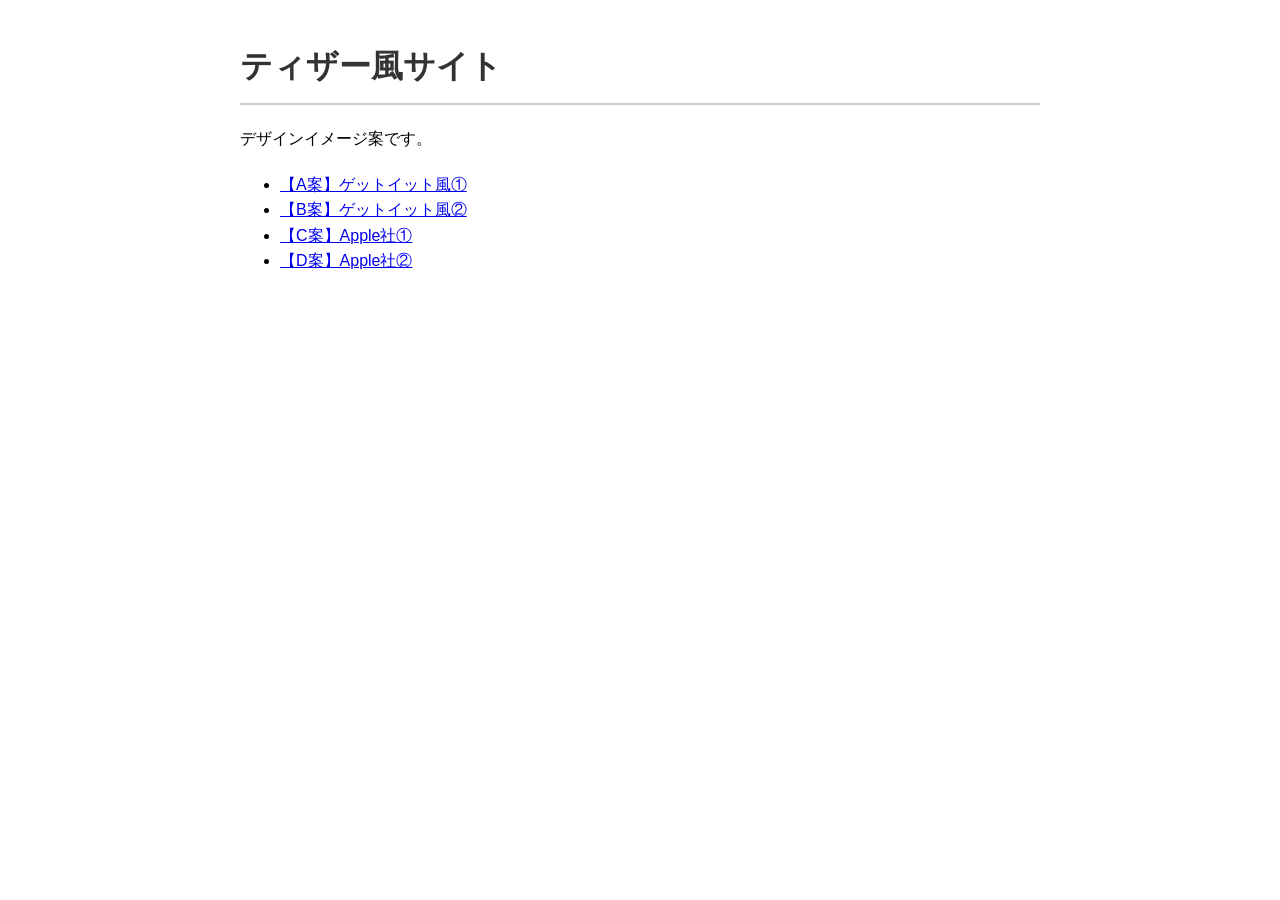
<file: ideas/index.html>
<!DOCTYPE html>
<html lang="ja">
<head>
    <meta charset="UTF-8">
    <meta name="viewport" content="width=device-width, initial-scale=1.0">
    <title>My Website</title>
    <style>
        body {
            font-family: Arial, sans-serif;
            max-width: 800px;
            margin: 0 auto;
            padding: 20px;
            line-height: 1.6;
        }
        h1 {
            color: #333;
            border-bottom: 2px solid #ccc;
            padding-bottom: 10px;
        }
        .section {
            margin: 20px 0;
        }
    </style>
</head>
<body>
    <h1>ティザー風サイト</h1>
    
    <div class="section">
        <p>デザインイメージ案です。</p>
    </div>
    <ul>
        <li><a href="ideas/A.html">【A案】ゲットイット風①</a></li>
        <li><a href="ideas/B.html">【B案】ゲットイット風②</a></li>
        <li><a href="ideas/C/index.html">【C案】Apple社①</a></li>
        <li><a href="ideas/D/index.html">【D案】Apple社②</a></li>
    </ul>
</body>
</html>
</file>
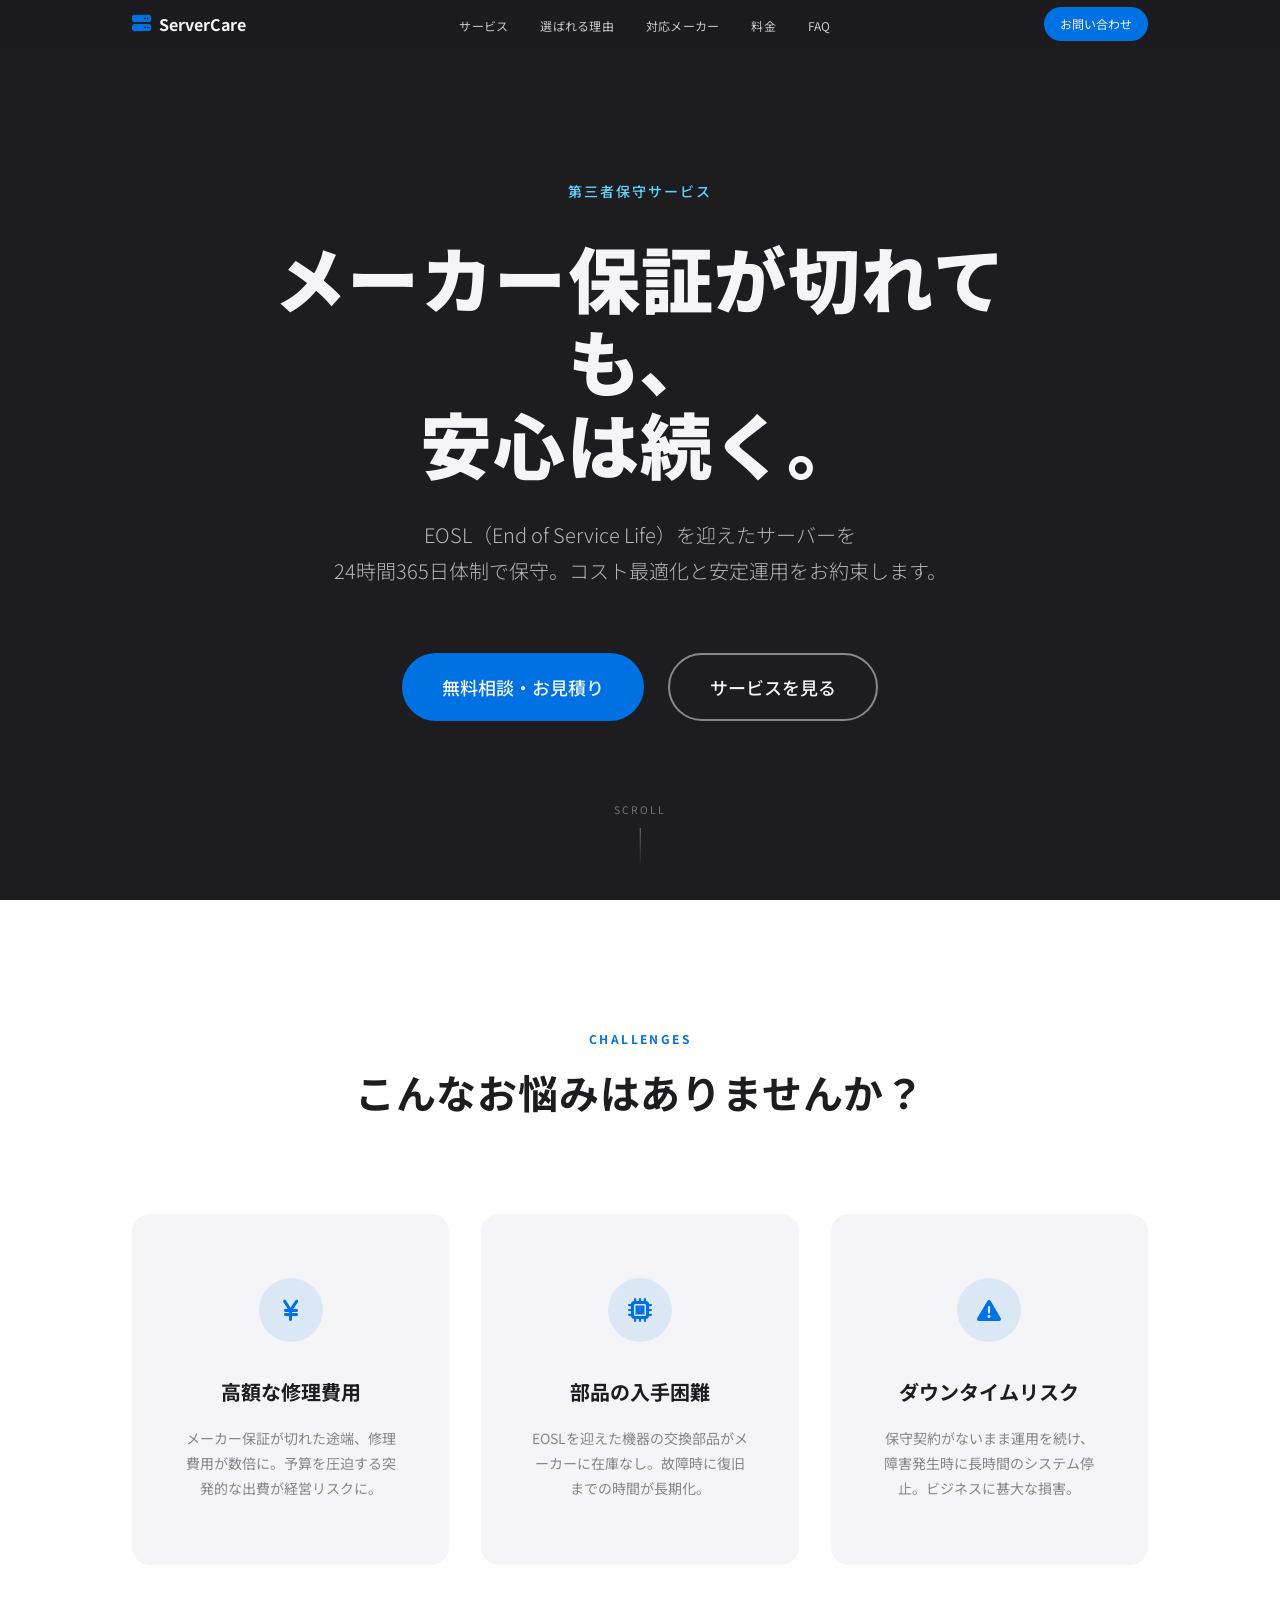
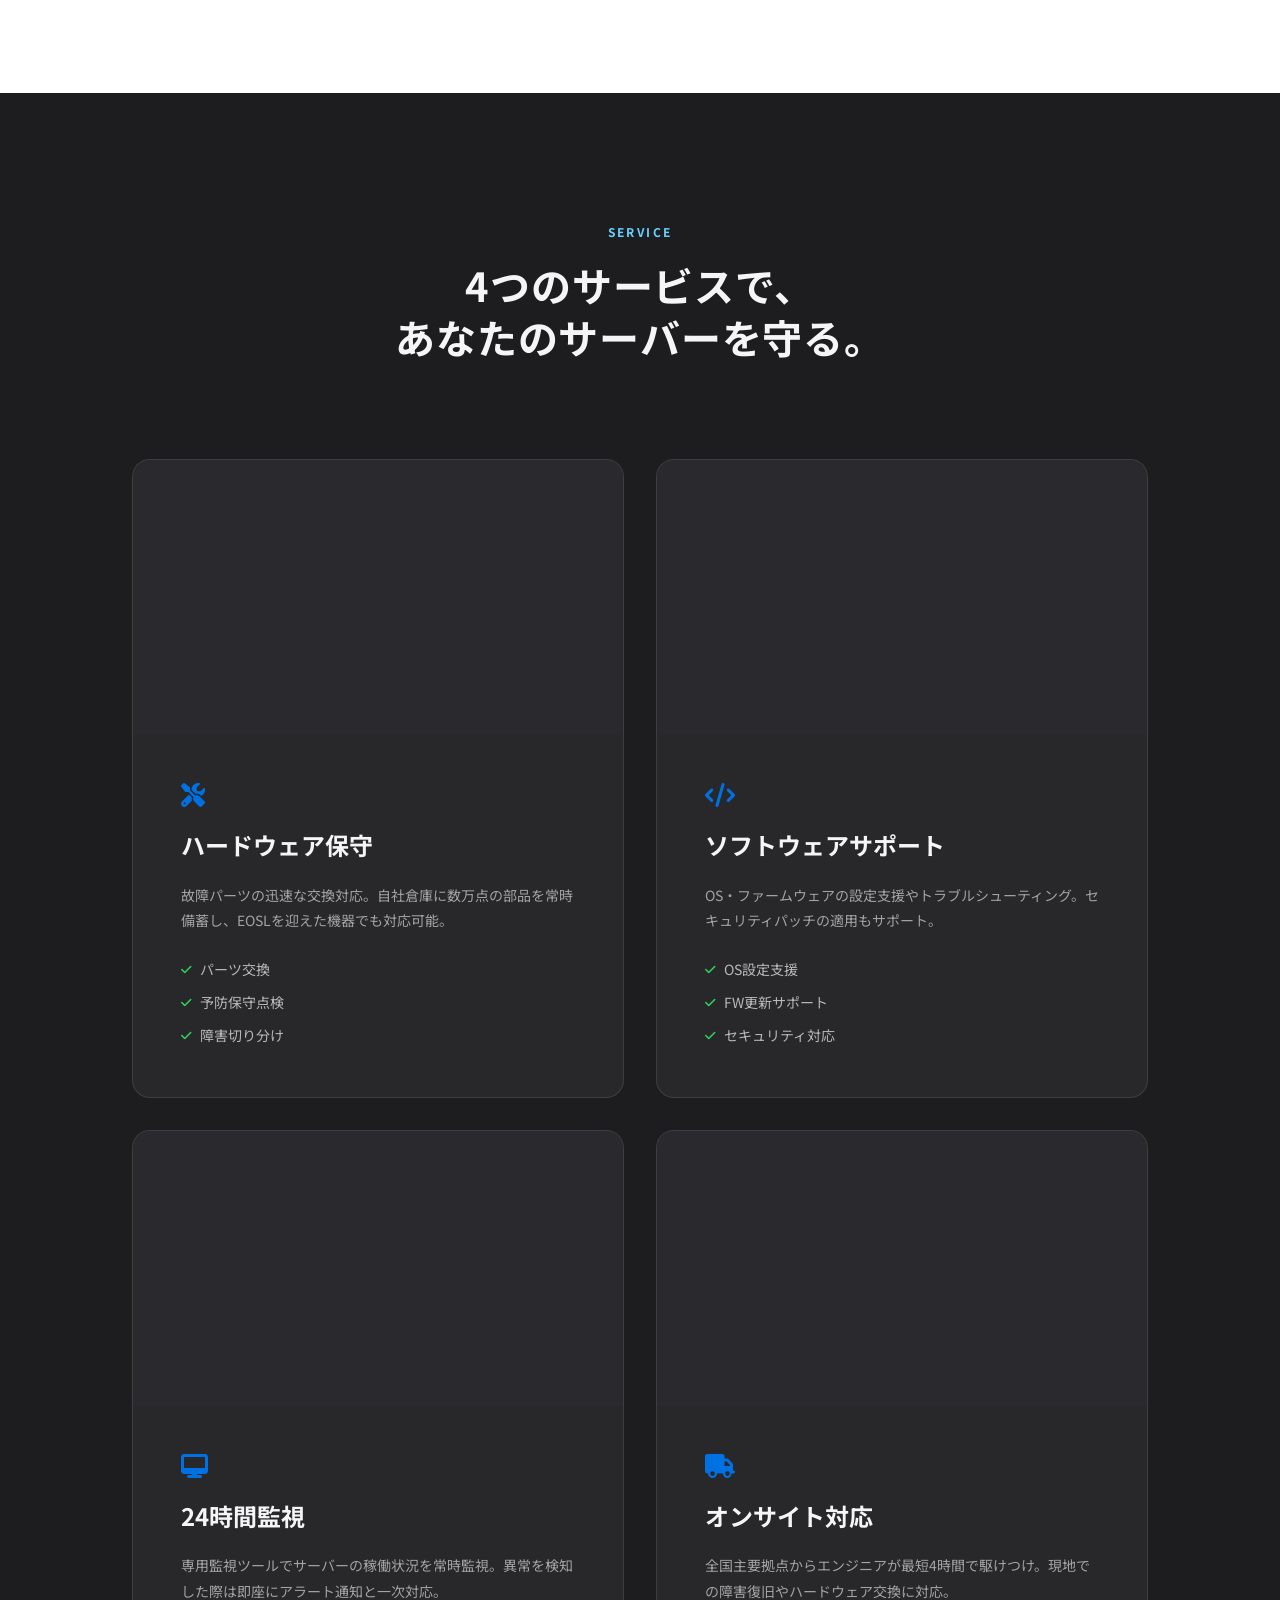
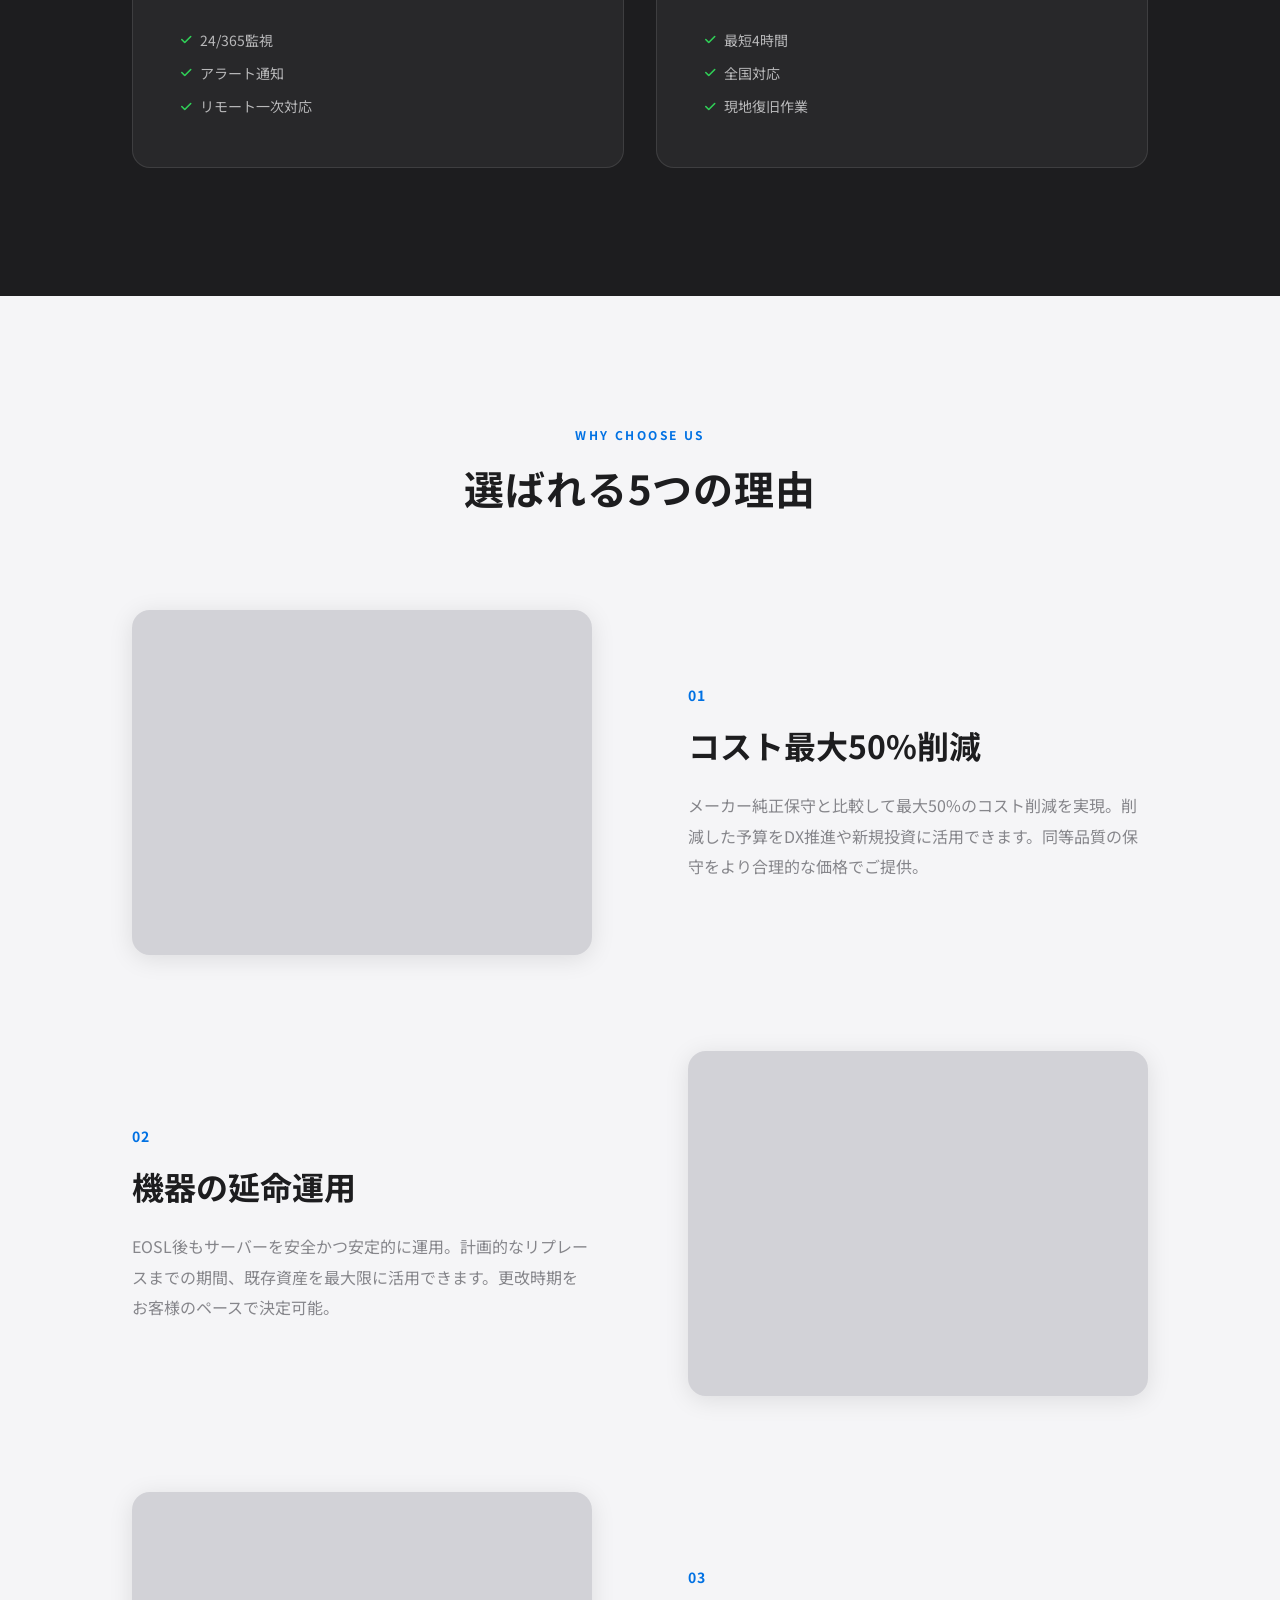
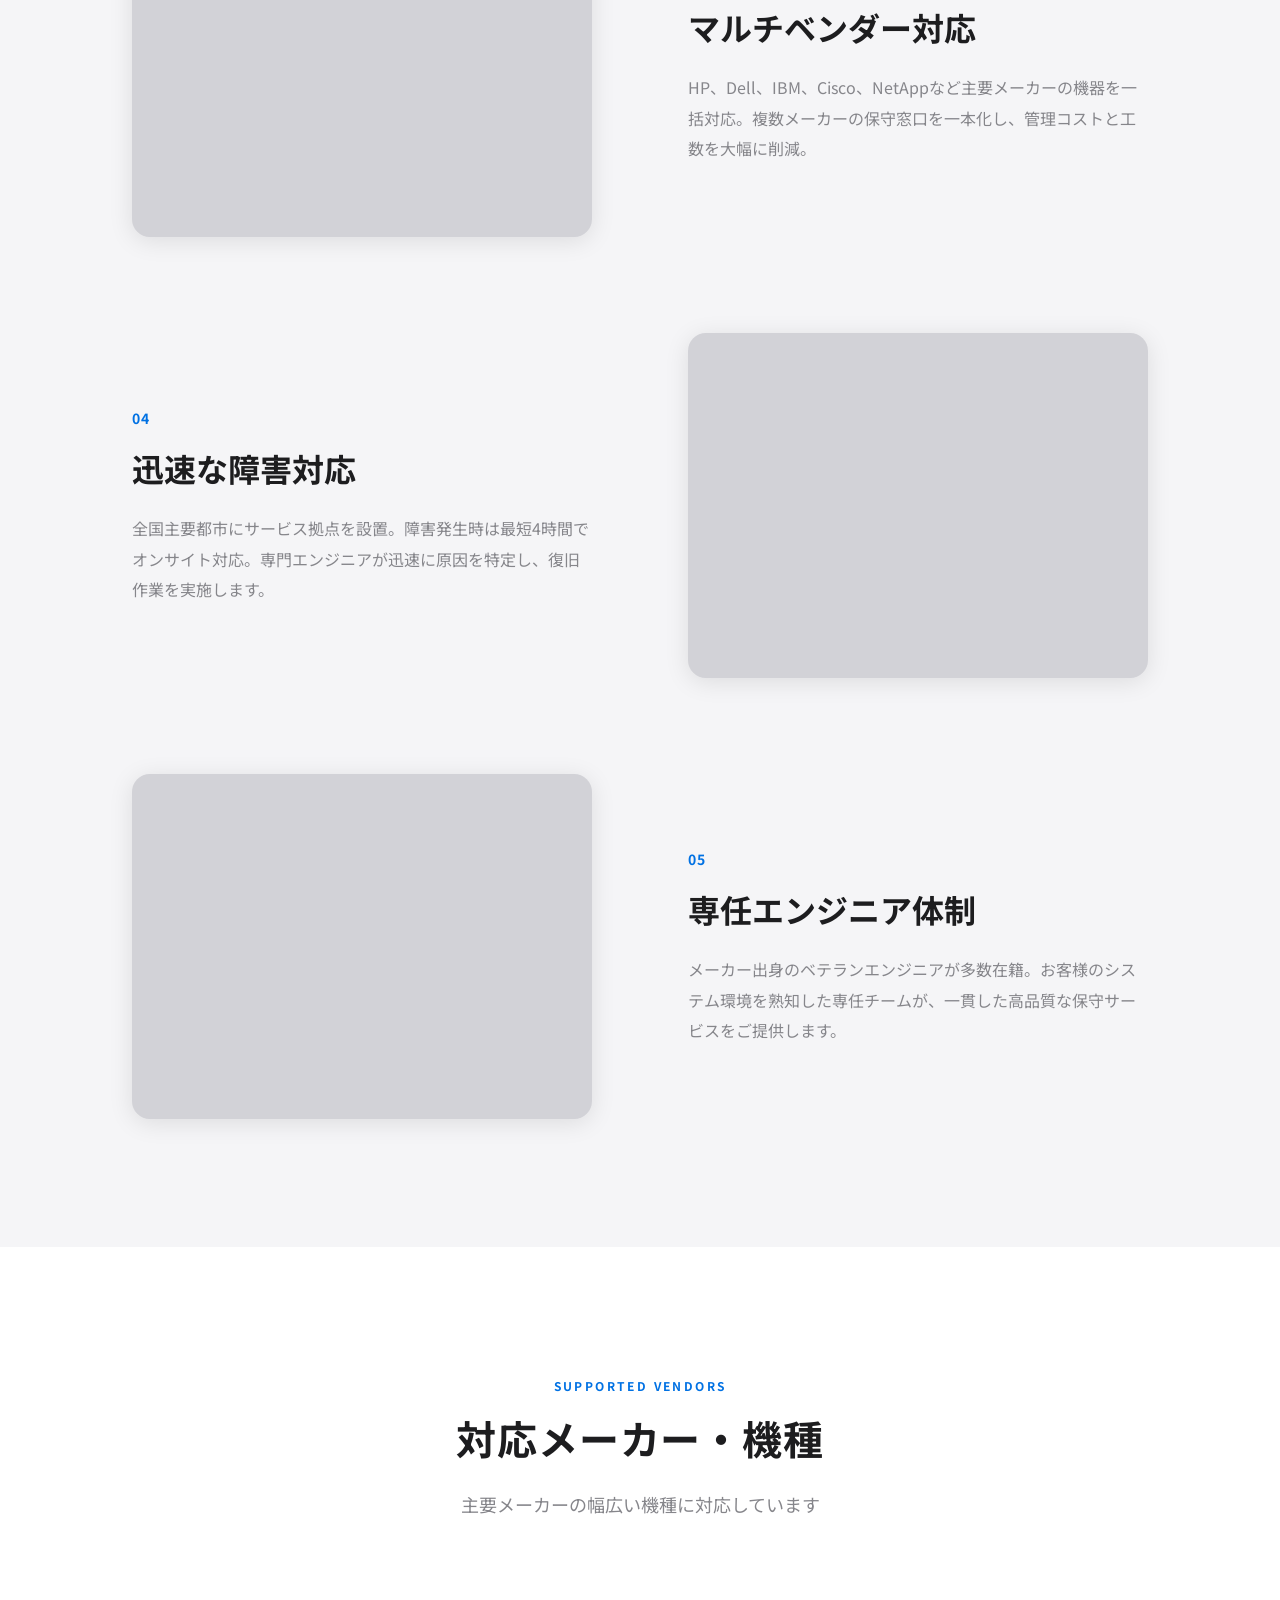
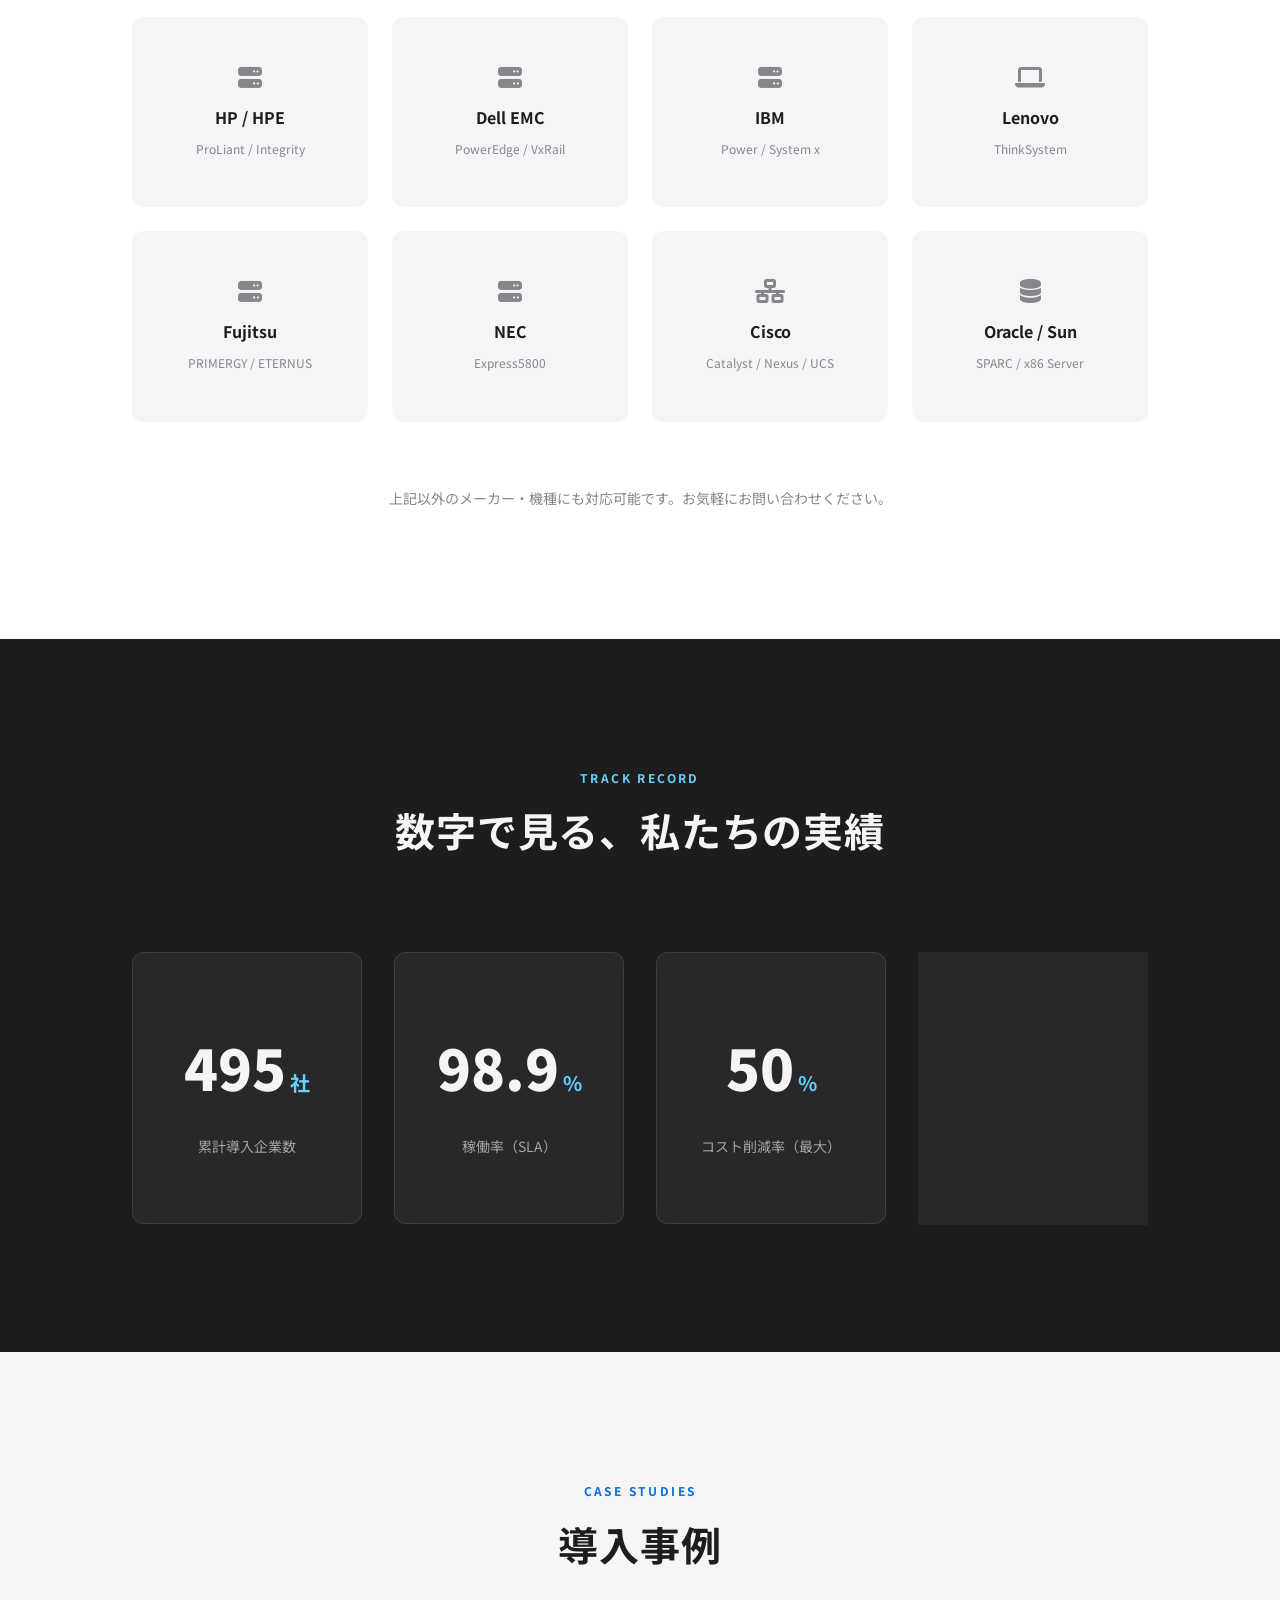
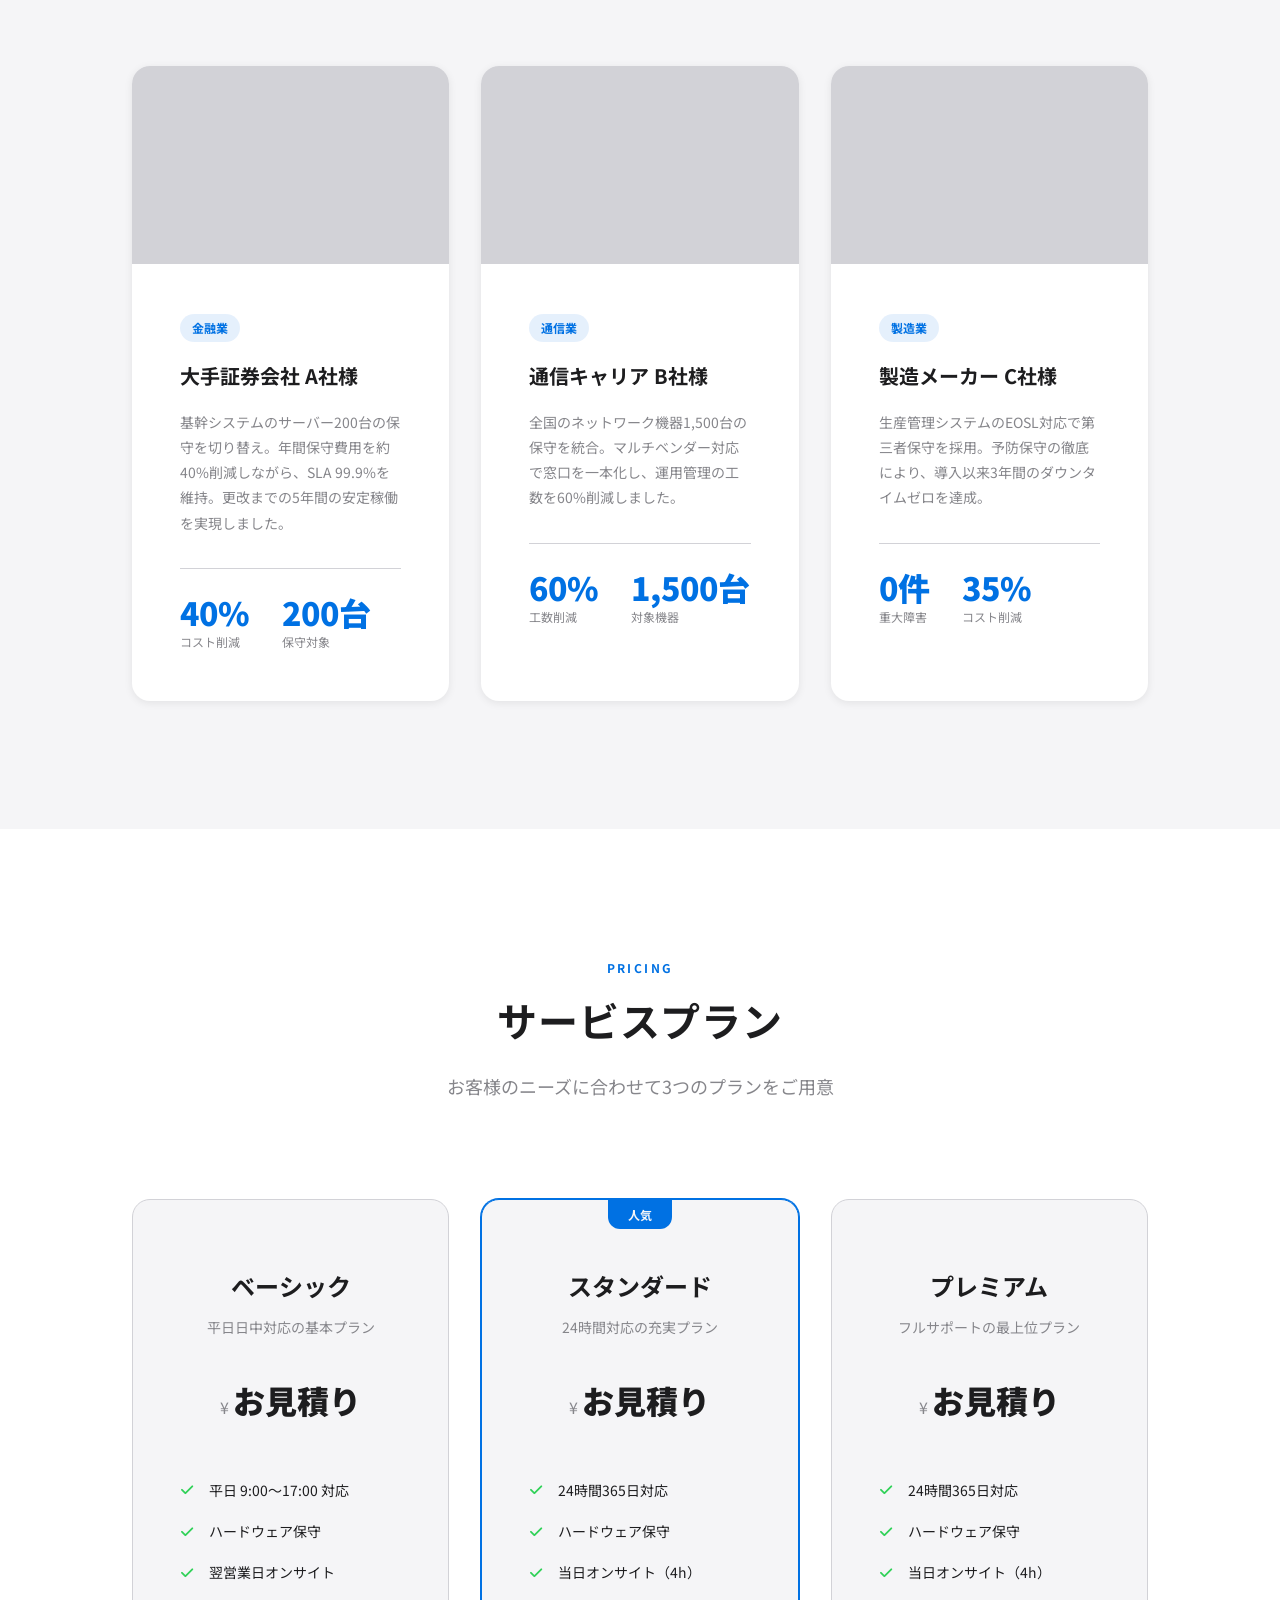
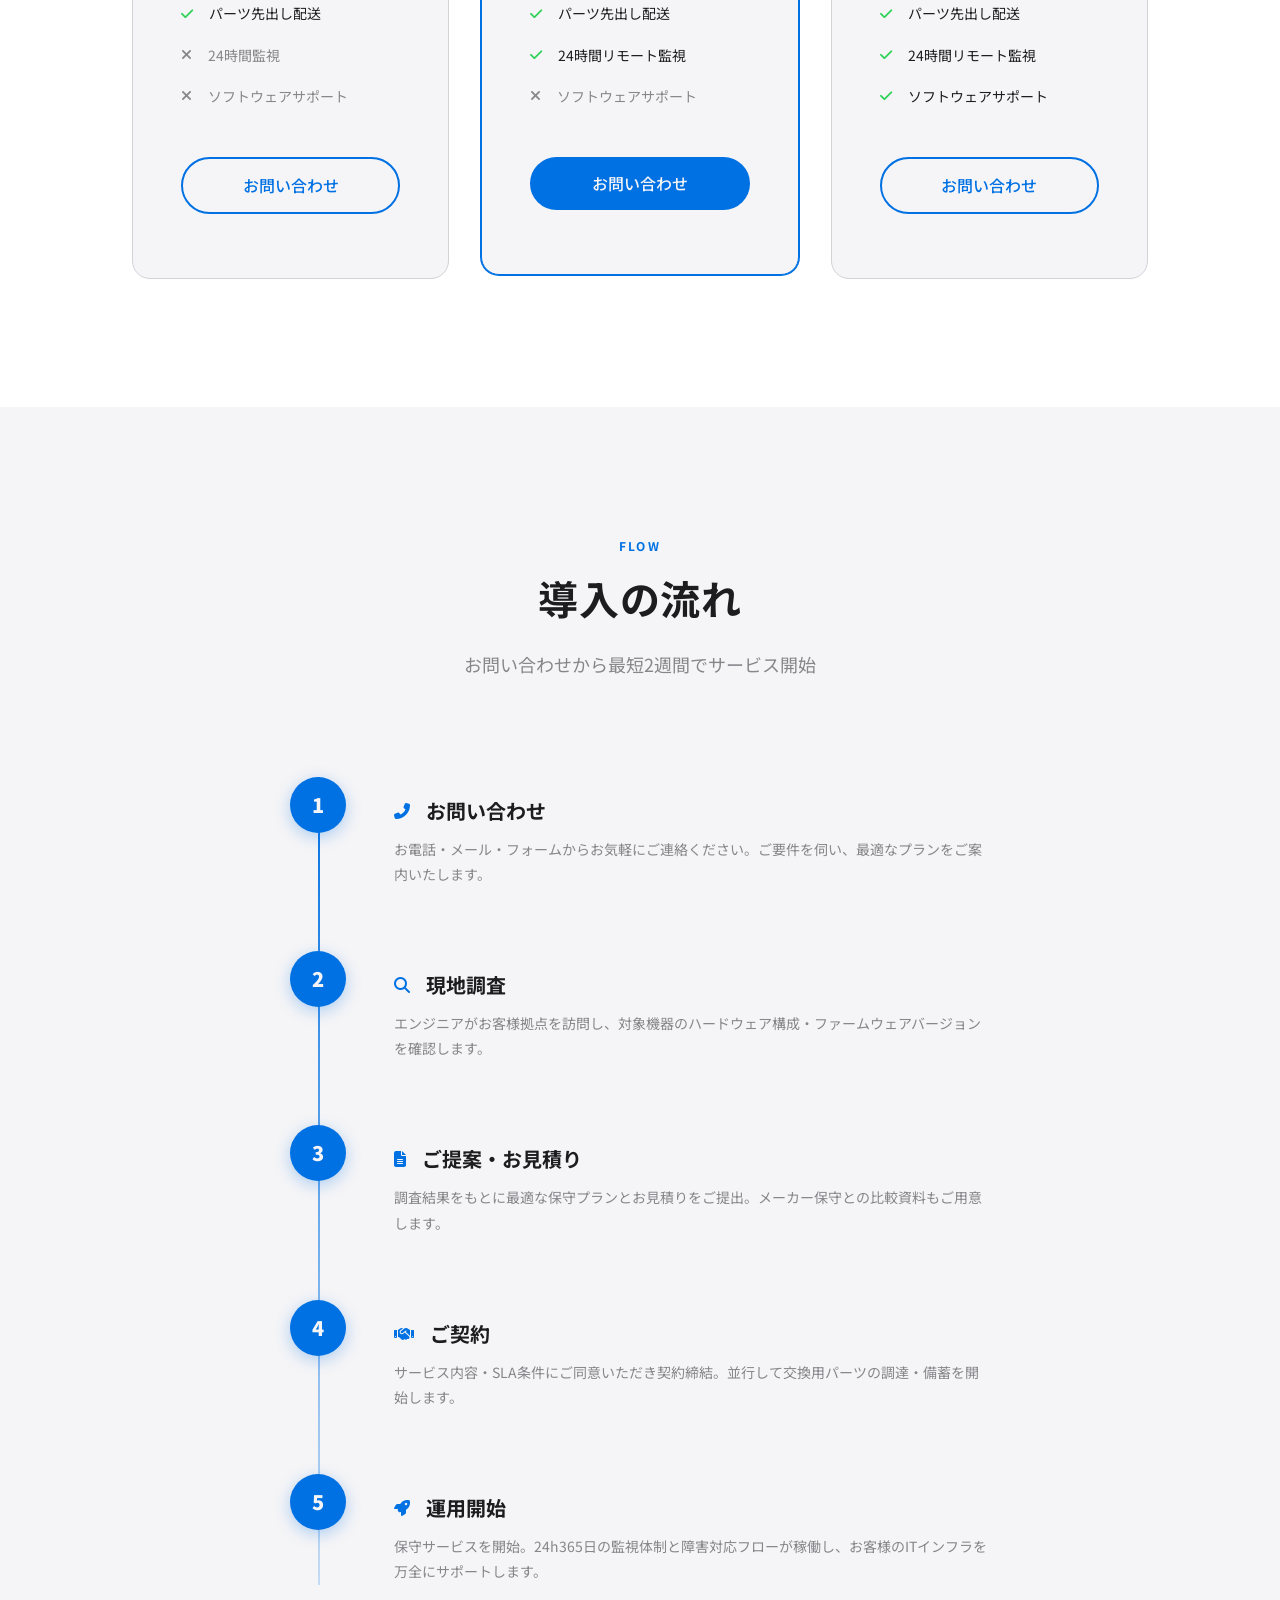
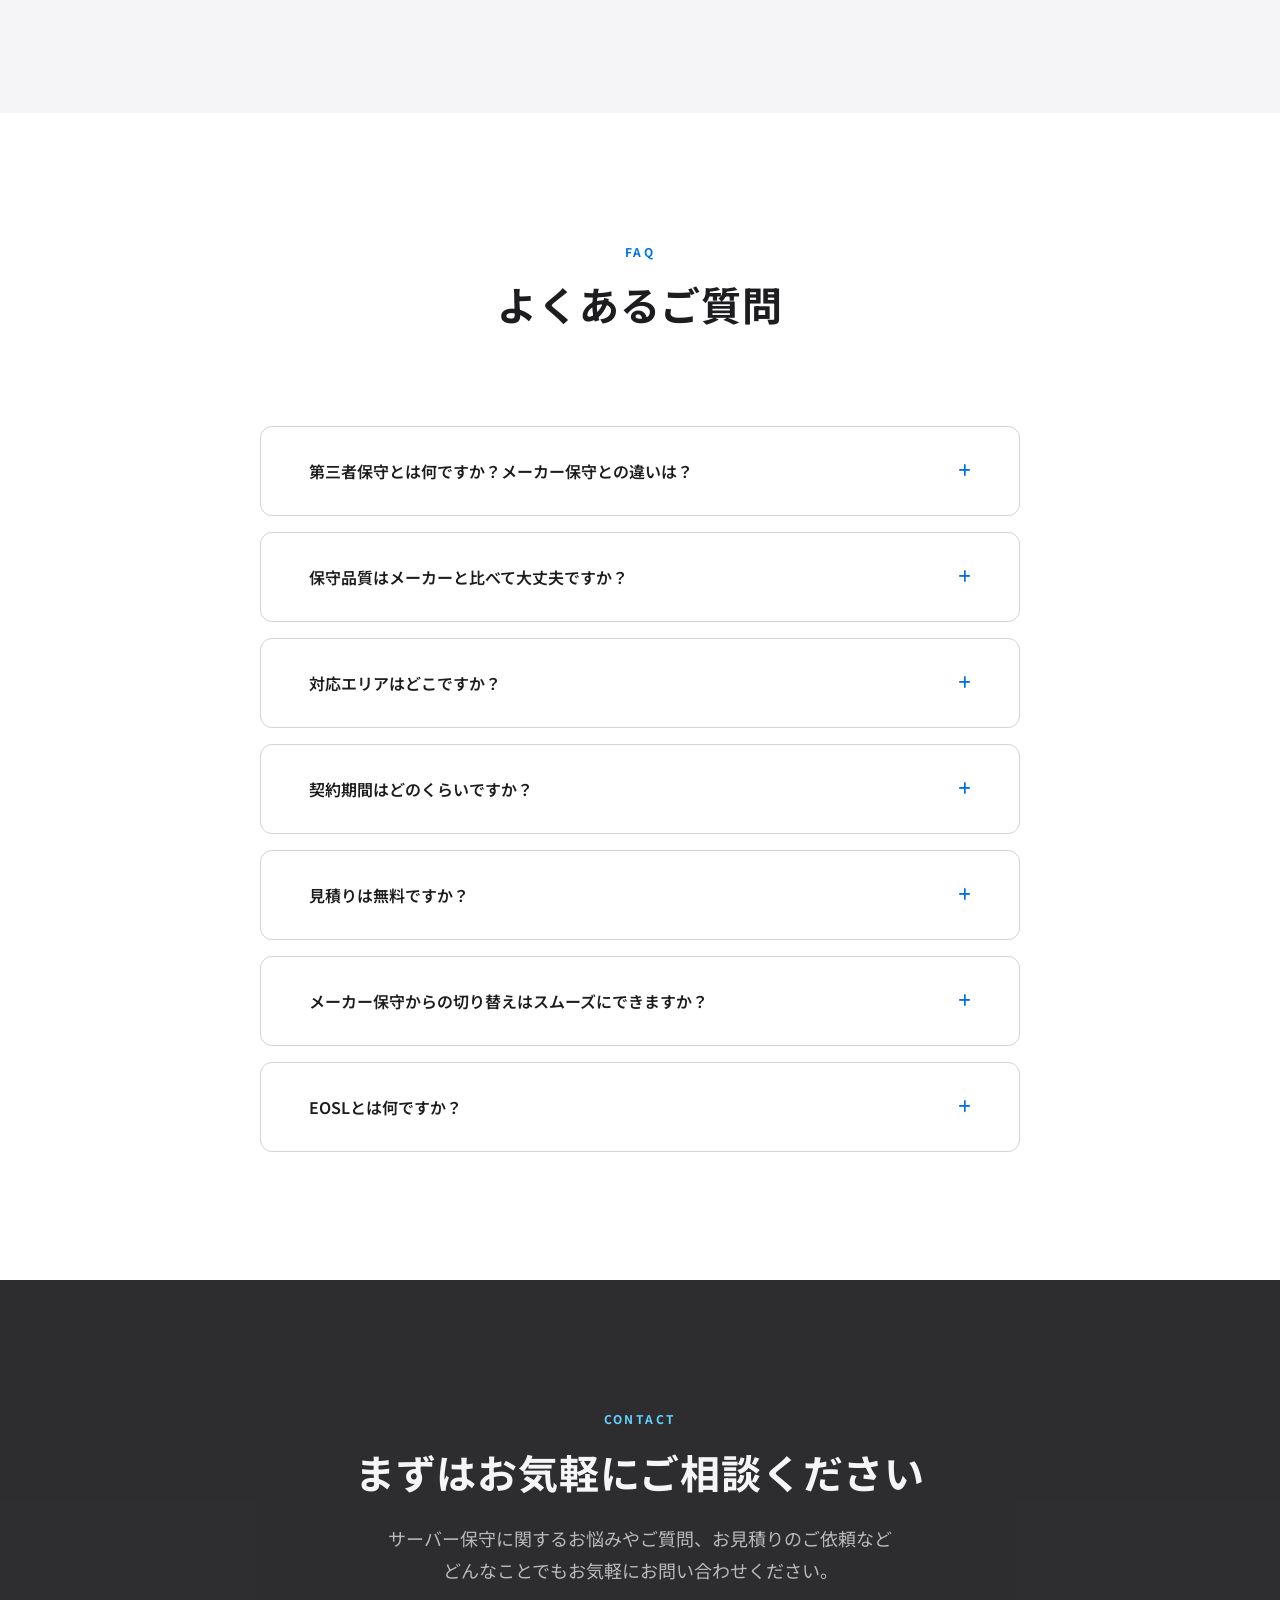
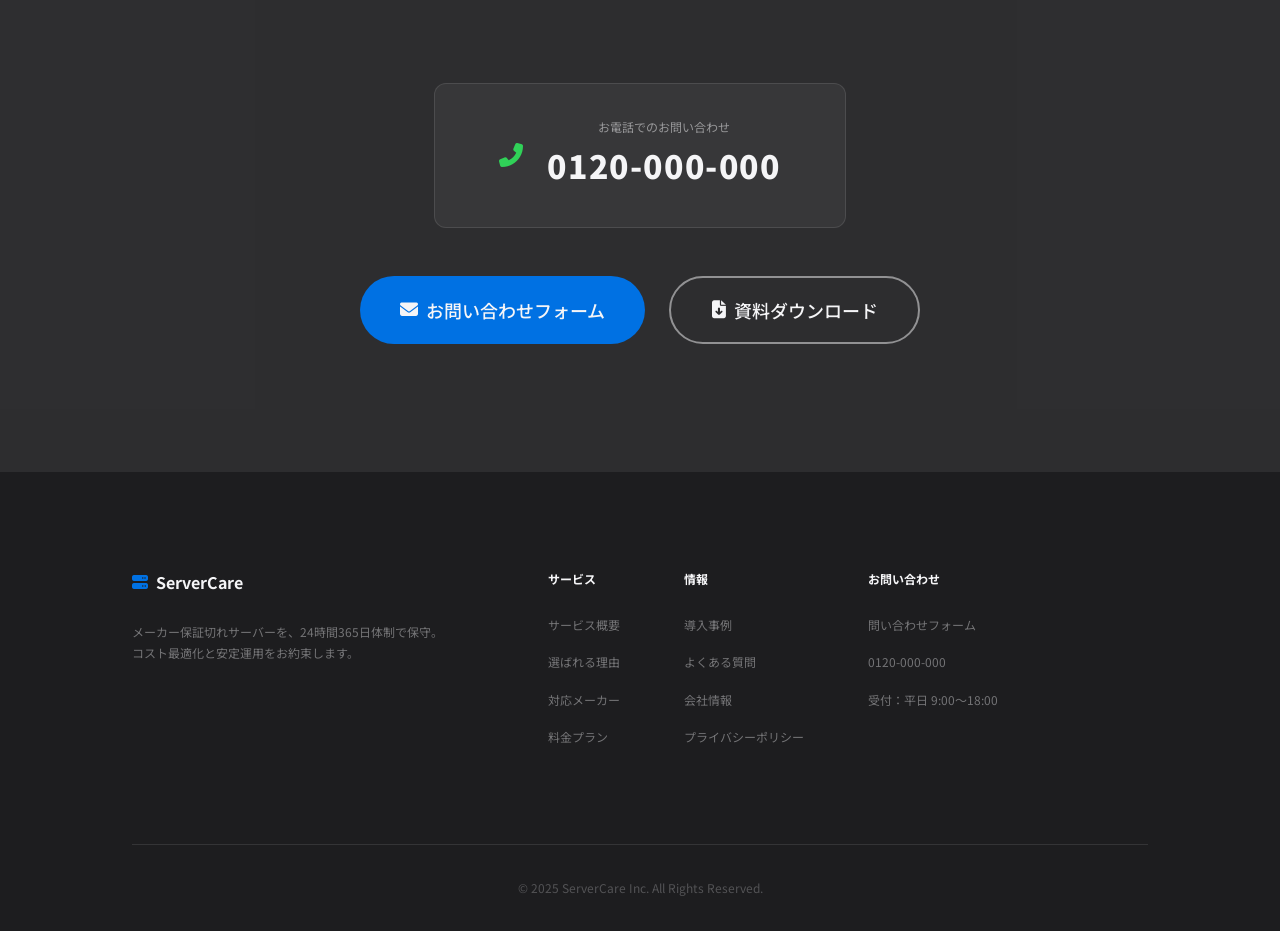
<file: ideas/C/index.html>
<!DOCTYPE html>
<html lang="ja">

<head>
    <meta charset="UTF-8">
    <meta name="viewport" content="width=device-width, initial-scale=1.0">
    <meta name="description" content="メーカー保証が切れたサーバーも安心。24時間365日対応の第三者保守サービスで、コスト削減と安定稼働を両立します。">
    <meta name="keywords" content="サーバー保守,第三者保守,EOSL,保証切れ,ハードウェア保守,IT保守">

    <!-- OGP -->
    <meta property="og:title" content="サーバー保守サービス — メーカー保証が切れても、安心は続く。">
    <meta property="og:description" content="メーカー保証切れサーバーの保守サービス。コスト最大50%削減、24時間365日対応。">
    <meta property="og:type" content="website">

    <title>サーバー保守サービス — メーカー保証が切れても、安心は続く。</title>

    <!-- Google Fonts -->
    <link rel="preconnect" href="https://fonts.googleapis.com">
    <link rel="preconnect" href="https://fonts.gstatic.com" crossorigin>
    <link href="https://fonts.googleapis.com/css2?family=Noto+Sans+JP:wght@300;400;500;700;900&display=swap"
        rel="stylesheet">

    <!-- Font Awesome -->
    <link rel="stylesheet" href="https://cdnjs.cloudflare.com/ajax/libs/font-awesome/6.5.1/css/all.min.css">

    <!-- CSS -->
    <link rel="stylesheet" href="style.css">
</head>

<body>

    <!-- ================================
         1. NAVIGATION
    ================================= -->
    <header class="nav" id="nav">
        <div class="nav-inner">
            <a href="#" class="nav-logo">
                <i class="fas fa-server"></i>
                <span>ServerCare</span>
            </a>
            <nav class="nav-menu" id="nav-menu">
                <ul class="nav-list">
                    <li><a href="#service" class="nav-link">サービス</a></li>
                    <li><a href="#reasons" class="nav-link">選ばれる理由</a></li>
                    <li><a href="#vendors" class="nav-link">対応メーカー</a></li>
                    <li><a href="#pricing" class="nav-link">料金</a></li>
                    <li><a href="#faq" class="nav-link">FAQ</a></li>
                </ul>
            </nav>
            <a href="#contact" class="nav-cta">お問い合わせ</a>
            <button class="nav-toggle" id="nav-toggle" aria-label="メニュー">
                <span></span><span></span><span></span>
            </button>
        </div>
    </header>

    <main>

        <!-- ================================
         2. HERO SECTION
    ================================= -->
        <section class="hero" id="hero">
            <div class="hero-bg" id="hero-bg"></div>
            <div class="hero-overlay"></div>
            <div class="hero-content">
                <p class="hero-label fade-in">第三者保守サービス</p>
                <h1 class="hero-title fade-in">メーカー保証が切れても、<br>安心は続く。</h1>
                <p class="hero-subtitle fade-in">EOSL（End of Service Life）を迎えたサーバーを<br
                        class="pc-br">24時間365日体制で保守。コスト最適化と安定運用をお約束します。</p>
                <div class="hero-actions fade-in">
                    <a href="#contact" class="btn btn-primary btn-lg">無料相談・お見積り</a>
                    <a href="#service" class="btn btn-outline btn-lg">サービスを見る</a>
                </div>
            </div>
            <div class="hero-scroll">
                <span>Scroll</span>
                <div class="hero-scroll-bar"></div>
            </div>
        </section>

        <!-- ================================
         3. PROBLEMS SECTION
    ================================= -->
        <section class="section section-white" id="problems">
            <div class="container">
                <div class="section-header animate-on-scroll">
                    <p class="section-label">CHALLENGES</p>
                    <h2 class="section-title">こんなお悩みはありませんか？</h2>
                </div>
                <div class="problems-grid">
                    <div class="problem-card animate-on-scroll">
                        <div class="problem-icon"><i class="fas fa-yen-sign"></i></div>
                        <h3 class="problem-title">高額な修理費用</h3>
                        <p class="problem-text">メーカー保証が切れた途端、修理費用が数倍に。予算を圧迫する突発的な出費が経営リスクに。</p>
                    </div>
                    <div class="problem-card animate-on-scroll">
                        <div class="problem-icon"><i class="fas fa-microchip"></i></div>
                        <h3 class="problem-title">部品の入手困難</h3>
                        <p class="problem-text">EOSLを迎えた機器の交換部品がメーカーに在庫なし。故障時に復旧までの時間が長期化。</p>
                    </div>
                    <div class="problem-card animate-on-scroll">
                        <div class="problem-icon"><i class="fas fa-exclamation-triangle"></i></div>
                        <h3 class="problem-title">ダウンタイムリスク</h3>
                        <p class="problem-text">保守契約がないまま運用を続け、障害発生時に長時間のシステム停止。ビジネスに甚大な損害。</p>
                    </div>
                </div>
            </div>
        </section>

        <!-- ================================
         4. SERVICE SECTION
    ================================= -->
        <section class="section section-dark" id="service">
            <div class="container">
                <div class="section-header section-header-light animate-on-scroll">
                    <p class="section-label">SERVICE</p>
                    <h2 class="section-title">4つのサービスで、<br>あなたのサーバーを守る。</h2>
                </div>
                <div class="service-grid">
                    <div class="service-card animate-on-scroll">
                        <div class="service-card-img" data-img="hardware"></div>
                        <div class="service-card-body">
                            <i class="fas fa-tools service-card-icon"></i>
                            <h3 class="service-card-title">ハードウェア保守</h3>
                            <p class="service-card-text">故障パーツの迅速な交換対応。自社倉庫に数万点の部品を常時備蓄し、EOSLを迎えた機器でも対応可能。</p>
                            <ul class="service-card-list">
                                <li><i class="fas fa-check"></i> パーツ交換</li>
                                <li><i class="fas fa-check"></i> 予防保守点検</li>
                                <li><i class="fas fa-check"></i> 障害切り分け</li>
                            </ul>
                        </div>
                    </div>
                    <div class="service-card animate-on-scroll">
                        <div class="service-card-img" data-img="software"></div>
                        <div class="service-card-body">
                            <i class="fas fa-code service-card-icon"></i>
                            <h3 class="service-card-title">ソフトウェアサポート</h3>
                            <p class="service-card-text">OS・ファームウェアの設定支援やトラブルシューティング。セキュリティパッチの適用もサポート。</p>
                            <ul class="service-card-list">
                                <li><i class="fas fa-check"></i> OS設定支援</li>
                                <li><i class="fas fa-check"></i> FW更新サポート</li>
                                <li><i class="fas fa-check"></i> セキュリティ対応</li>
                            </ul>
                        </div>
                    </div>
                    <div class="service-card animate-on-scroll">
                        <div class="service-card-img" data-img="monitoring"></div>
                        <div class="service-card-body">
                            <i class="fas fa-desktop service-card-icon"></i>
                            <h3 class="service-card-title">24時間監視</h3>
                            <p class="service-card-text">専用監視ツールでサーバーの稼働状況を常時監視。異常を検知した際は即座にアラート通知と一次対応。</p>
                            <ul class="service-card-list">
                                <li><i class="fas fa-check"></i> 24/365監視</li>
                                <li><i class="fas fa-check"></i> アラート通知</li>
                                <li><i class="fas fa-check"></i> リモート一次対応</li>
                            </ul>
                        </div>
                    </div>
                    <div class="service-card animate-on-scroll">
                        <div class="service-card-img" data-img="onsite"></div>
                        <div class="service-card-body">
                            <i class="fas fa-truck service-card-icon"></i>
                            <h3 class="service-card-title">オンサイト対応</h3>
                            <p class="service-card-text">全国主要拠点からエンジニアが最短4時間で駆けつけ。現地での障害復旧やハードウェア交換に対応。</p>
                            <ul class="service-card-list">
                                <li><i class="fas fa-check"></i> 最短4時間</li>
                                <li><i class="fas fa-check"></i> 全国対応</li>
                                <li><i class="fas fa-check"></i> 現地復旧作業</li>
                            </ul>
                        </div>
                    </div>
                </div>
            </div>
        </section>

        <!-- ================================
         5. REASONS SECTION
    ================================= -->
        <section class="section section-gray" id="reasons">
            <div class="container">
                <div class="section-header animate-on-scroll">
                    <p class="section-label">WHY CHOOSE US</p>
                    <h2 class="section-title">選ばれる5つの理由</h2>
                </div>

                <div class="reason-block animate-on-scroll">
                    <div class="reason-img" data-img="cost"></div>
                    <div class="reason-body">
                        <span class="reason-num">01</span>
                        <h3 class="reason-title">コスト最大50%削減</h3>
                        <p class="reason-text">メーカー純正保守と比較して最大50%のコスト削減を実現。削減した予算をDX推進や新規投資に活用できます。同等品質の保守をより合理的な価格でご提供。
                        </p>
                    </div>
                </div>

                <div class="reason-block reason-block-reverse animate-on-scroll">
                    <div class="reason-img" data-img="extend"></div>
                    <div class="reason-body">
                        <span class="reason-num">02</span>
                        <h3 class="reason-title">機器の延命運用</h3>
                        <p class="reason-text">EOSL後もサーバーを安全かつ安定的に運用。計画的なリプレースまでの期間、既存資産を最大限に活用できます。更改時期をお客様のペースで決定可能。
                        </p>
                    </div>
                </div>

                <div class="reason-block animate-on-scroll">
                    <div class="reason-img" data-img="multi"></div>
                    <div class="reason-body">
                        <span class="reason-num">03</span>
                        <h3 class="reason-title">マルチベンダー対応</h3>
                        <p class="reason-text">HP、Dell、IBM、Cisco、NetAppなど主要メーカーの機器を一括対応。複数メーカーの保守窓口を一本化し、管理コストと工数を大幅に削減。
                        </p>
                    </div>
                </div>

                <div class="reason-block reason-block-reverse animate-on-scroll">
                    <div class="reason-img" data-img="speed"></div>
                    <div class="reason-body">
                        <span class="reason-num">04</span>
                        <h3 class="reason-title">迅速な障害対応</h3>
                        <p class="reason-text">全国主要都市にサービス拠点を設置。障害発生時は最短4時間でオンサイト対応。専門エンジニアが迅速に原因を特定し、復旧作業を実施します。</p>
                    </div>
                </div>

                <div class="reason-block animate-on-scroll">
                    <div class="reason-img" data-img="engineer"></div>
                    <div class="reason-body">
                        <span class="reason-num">05</span>
                        <h3 class="reason-title">専任エンジニア体制</h3>
                        <p class="reason-text">メーカー出身のベテランエンジニアが多数在籍。お客様のシステム環境を熟知した専任チームが、一貫した高品質な保守サービスをご提供します。</p>
                    </div>
                </div>
            </div>
        </section>

        <!-- ================================
         6. VENDORS SECTION
    ================================= -->
        <section class="section section-white" id="vendors">
            <div class="container">
                <div class="section-header animate-on-scroll">
                    <p class="section-label">SUPPORTED VENDORS</p>
                    <h2 class="section-title">対応メーカー・機種</h2>
                    <p class="section-desc">主要メーカーの幅広い機種に対応しています</p>
                </div>
                <div class="vendor-grid animate-on-scroll">
                    <div class="vendor-item">
                        <i class="fas fa-server"></i>
                        <span class="vendor-name">HP / HPE</span>
                        <span class="vendor-series">ProLiant / Integrity</span>
                    </div>
                    <div class="vendor-item">
                        <i class="fas fa-server"></i>
                        <span class="vendor-name">Dell EMC</span>
                        <span class="vendor-series">PowerEdge / VxRail</span>
                    </div>
                    <div class="vendor-item">
                        <i class="fas fa-server"></i>
                        <span class="vendor-name">IBM</span>
                        <span class="vendor-series">Power / System x</span>
                    </div>
                    <div class="vendor-item">
                        <i class="fas fa-laptop"></i>
                        <span class="vendor-name">Lenovo</span>
                        <span class="vendor-series">ThinkSystem</span>
                    </div>
                    <div class="vendor-item">
                        <i class="fas fa-server"></i>
                        <span class="vendor-name">Fujitsu</span>
                        <span class="vendor-series">PRIMERGY / ETERNUS</span>
                    </div>
                    <div class="vendor-item">
                        <i class="fas fa-server"></i>
                        <span class="vendor-name">NEC</span>
                        <span class="vendor-series">Express5800</span>
                    </div>
                    <div class="vendor-item">
                        <i class="fas fa-network-wired"></i>
                        <span class="vendor-name">Cisco</span>
                        <span class="vendor-series">Catalyst / Nexus / UCS</span>
                    </div>
                    <div class="vendor-item">
                        <i class="fas fa-database"></i>
                        <span class="vendor-name">Oracle / Sun</span>
                        <span class="vendor-series">SPARC / x86 Server</span>
                    </div>
                </div>
                <p class="vendor-note animate-on-scroll">上記以外のメーカー・機種にも対応可能です。お気軽にお問い合わせください。</p>
            </div>
        </section>

        <!-- ================================
         7. TRACK RECORD SECTION
    ================================= -->
        <section class="section section-dark" id="track-record">
            <div class="track-bg" id="track-bg"></div>
            <div class="track-overlay"></div>
            <div class="container track-content">
                <div class="section-header section-header-light animate-on-scroll">
                    <p class="section-label">TRACK RECORD</p>
                    <h2 class="section-title">数字で見る、私たちの実績</h2>
                </div>
                <div class="track-grid">
                    <div class="track-item animate-on-scroll">
                        <div class="track-number"><span class="counter" data-target="500">0</span><span
                                class="track-unit">社</span></div>
                        <p class="track-label">累計導入企業数</p>
                    </div>
                    <div class="track-item animate-on-scroll">
                        <div class="track-number"><span class="counter" data-target="99.9"
                                data-decimal="true">0</span><span class="track-unit">%</span></div>
                        <p class="track-label">稼働率（SLA）</p>
                    </div>
                    <div class="track-item animate-on-scroll">
                        <div class="track-number"><span class="counter" data-target="50">0</span><span
                                class="track-unit">%</span></div>
                        <p class="track-label">コスト削減率（最大）</p>
                    </div>
                    <div class="track-item animate-on-scroll">
                        <div class="track-number"><span class="counter" data-target="4">0</span><span
                                class="track-unit">時間</span></div>
                        <p class="track-label">最短オンサイト対応</p>
                    </div>
                </div>
            </div>
        </section>

        <!-- ================================
         8. CASE STUDIES SECTION
    ================================= -->
        <section class="section section-gray" id="cases">
            <div class="container">
                <div class="section-header animate-on-scroll">
                    <p class="section-label">CASE STUDIES</p>
                    <h2 class="section-title">導入事例</h2>
                </div>
                <div class="case-grid">
                    <div class="case-card animate-on-scroll">
                        <div class="case-card-img" data-img="case-finance"></div>
                        <div class="case-card-body">
                            <span class="case-tag">金融業</span>
                            <h3 class="case-title">大手証券会社 A社様</h3>
                            <p class="case-text">基幹システムのサーバー200台の保守を切り替え。年間保守費用を約40%削減しながら、SLA
                                99.9%を維持。更改までの5年間の安定稼働を実現しました。</p>
                            <div class="case-result">
                                <div class="case-result-item">
                                    <span class="case-result-num">40%</span>
                                    <span class="case-result-label">コスト削減</span>
                                </div>
                                <div class="case-result-item">
                                    <span class="case-result-num">200台</span>
                                    <span class="case-result-label">保守対象</span>
                                </div>
                            </div>
                        </div>
                    </div>
                    <div class="case-card animate-on-scroll">
                        <div class="case-card-img" data-img="case-telecom"></div>
                        <div class="case-card-body">
                            <span class="case-tag">通信業</span>
                            <h3 class="case-title">通信キャリア B社様</h3>
                            <p class="case-text">全国のネットワーク機器1,500台の保守を統合。マルチベンダー対応で窓口を一本化し、運用管理の工数を60%削減しました。</p>
                            <div class="case-result">
                                <div class="case-result-item">
                                    <span class="case-result-num">60%</span>
                                    <span class="case-result-label">工数削減</span>
                                </div>
                                <div class="case-result-item">
                                    <span class="case-result-num">1,500台</span>
                                    <span class="case-result-label">対象機器</span>
                                </div>
                            </div>
                        </div>
                    </div>
                    <div class="case-card animate-on-scroll">
                        <div class="case-card-img" data-img="case-mfg"></div>
                        <div class="case-card-body">
                            <span class="case-tag">製造業</span>
                            <h3 class="case-title">製造メーカー C社様</h3>
                            <p class="case-text">生産管理システムのEOSL対応で第三者保守を採用。予防保守の徹底により、導入以来3年間のダウンタイムゼロを達成。</p>
                            <div class="case-result">
                                <div class="case-result-item">
                                    <span class="case-result-num">0件</span>
                                    <span class="case-result-label">重大障害</span>
                                </div>
                                <div class="case-result-item">
                                    <span class="case-result-num">35%</span>
                                    <span class="case-result-label">コスト削減</span>
                                </div>
                            </div>
                        </div>
                    </div>
                </div>
            </div>
        </section>

        <!-- ================================
         9. PRICING SECTION
    ================================= -->
        <section class="section section-white" id="pricing">
            <div class="container">
                <div class="section-header animate-on-scroll">
                    <p class="section-label">PRICING</p>
                    <h2 class="section-title">サービスプラン</h2>
                    <p class="section-desc">お客様のニーズに合わせて3つのプランをご用意</p>
                </div>
                <div class="pricing-grid">
                    <div class="pricing-card animate-on-scroll">
                        <div class="pricing-card-header">
                            <h3 class="pricing-plan">ベーシック</h3>
                            <p class="pricing-desc">平日日中対応の基本プラン</p>
                        </div>
                        <div class="pricing-card-body">
                            <div class="pricing-price">
                                <span class="pricing-currency">¥</span>
                                <span class="pricing-amount">お見積り</span>
                            </div>
                            <ul class="pricing-features">
                                <li><i class="fas fa-check"></i> 平日 9:00〜17:00 対応</li>
                                <li><i class="fas fa-check"></i> ハードウェア保守</li>
                                <li><i class="fas fa-check"></i> 翌営業日オンサイト</li>
                                <li><i class="fas fa-check"></i> パーツ先出し配送</li>
                                <li class="pricing-feature-disabled"><i class="fas fa-times"></i> 24時間監視</li>
                                <li class="pricing-feature-disabled"><i class="fas fa-times"></i> ソフトウェアサポート</li>
                            </ul>
                            <a href="#contact" class="btn btn-secondary btn-full">お問い合わせ</a>
                        </div>
                    </div>

                    <div class="pricing-card pricing-card-popular animate-on-scroll">
                        <div class="pricing-badge">人気</div>
                        <div class="pricing-card-header">
                            <h3 class="pricing-plan">スタンダード</h3>
                            <p class="pricing-desc">24時間対応の充実プラン</p>
                        </div>
                        <div class="pricing-card-body">
                            <div class="pricing-price">
                                <span class="pricing-currency">¥</span>
                                <span class="pricing-amount">お見積り</span>
                            </div>
                            <ul class="pricing-features">
                                <li><i class="fas fa-check"></i> 24時間365日対応</li>
                                <li><i class="fas fa-check"></i> ハードウェア保守</li>
                                <li><i class="fas fa-check"></i> 当日オンサイト（4h）</li>
                                <li><i class="fas fa-check"></i> パーツ先出し配送</li>
                                <li><i class="fas fa-check"></i> 24時間リモート監視</li>
                                <li class="pricing-feature-disabled"><i class="fas fa-times"></i> ソフトウェアサポート</li>
                            </ul>
                            <a href="#contact" class="btn btn-primary btn-full">お問い合わせ</a>
                        </div>
                    </div>

                    <div class="pricing-card animate-on-scroll">
                        <div class="pricing-card-header">
                            <h3 class="pricing-plan">プレミアム</h3>
                            <p class="pricing-desc">フルサポートの最上位プラン</p>
                        </div>
                        <div class="pricing-card-body">
                            <div class="pricing-price">
                                <span class="pricing-currency">¥</span>
                                <span class="pricing-amount">お見積り</span>
                            </div>
                            <ul class="pricing-features">
                                <li><i class="fas fa-check"></i> 24時間365日対応</li>
                                <li><i class="fas fa-check"></i> ハードウェア保守</li>
                                <li><i class="fas fa-check"></i> 当日オンサイト（4h）</li>
                                <li><i class="fas fa-check"></i> パーツ先出し配送</li>
                                <li><i class="fas fa-check"></i> 24時間リモート監視</li>
                                <li><i class="fas fa-check"></i> ソフトウェアサポート</li>
                            </ul>
                            <a href="#contact" class="btn btn-secondary btn-full">お問い合わせ</a>
                        </div>
                    </div>
                </div>
            </div>
        </section>

        <!-- ================================
         10. FLOW SECTION
    ================================= -->
        <section class="section section-gray" id="flow">
            <div class="container">
                <div class="section-header animate-on-scroll">
                    <p class="section-label">FLOW</p>
                    <h2 class="section-title">導入の流れ</h2>
                    <p class="section-desc">お問い合わせから最短2週間でサービス開始</p>
                </div>
                <div class="flow-timeline">
                    <div class="flow-step animate-on-scroll">
                        <div class="flow-step-num">1</div>
                        <div class="flow-step-body">
                            <h3 class="flow-step-title"><i class="fas fa-phone-alt"></i> お問い合わせ</h3>
                            <p class="flow-step-text">お電話・メール・フォームからお気軽にご連絡ください。ご要件を伺い、最適なプランをご案内いたします。</p>
                        </div>
                    </div>
                    <div class="flow-step animate-on-scroll">
                        <div class="flow-step-num">2</div>
                        <div class="flow-step-body">
                            <h3 class="flow-step-title"><i class="fas fa-search"></i> 現地調査</h3>
                            <p class="flow-step-text">エンジニアがお客様拠点を訪問し、対象機器のハードウェア構成・ファームウェアバージョンを確認します。</p>
                        </div>
                    </div>
                    <div class="flow-step animate-on-scroll">
                        <div class="flow-step-num">3</div>
                        <div class="flow-step-body">
                            <h3 class="flow-step-title"><i class="fas fa-file-alt"></i> ご提案・お見積り</h3>
                            <p class="flow-step-text">調査結果をもとに最適な保守プランとお見積りをご提出。メーカー保守との比較資料もご用意します。</p>
                        </div>
                    </div>
                    <div class="flow-step animate-on-scroll">
                        <div class="flow-step-num">4</div>
                        <div class="flow-step-body">
                            <h3 class="flow-step-title"><i class="fas fa-handshake"></i> ご契約</h3>
                            <p class="flow-step-text">サービス内容・SLA条件にご同意いただき契約締結。並行して交換用パーツの調達・備蓄を開始します。</p>
                        </div>
                    </div>
                    <div class="flow-step animate-on-scroll">
                        <div class="flow-step-num">5</div>
                        <div class="flow-step-body">
                            <h3 class="flow-step-title"><i class="fas fa-rocket"></i> 運用開始</h3>
                            <p class="flow-step-text">保守サービスを開始。24h365日の監視体制と障害対応フローが稼働し、お客様のITインフラを万全にサポートします。</p>
                        </div>
                    </div>
                </div>
            </div>
        </section>

        <!-- ================================
         11. FAQ SECTION
    ================================= -->
        <section class="section section-white" id="faq">
            <div class="container">
                <div class="section-header animate-on-scroll">
                    <p class="section-label">FAQ</p>
                    <h2 class="section-title">よくあるご質問</h2>
                </div>
                <div class="faq-list">
                    <div class="faq-item animate-on-scroll">
                        <button class="faq-question" aria-expanded="false">
                            <span>第三者保守とは何ですか？メーカー保守との違いは？</span>
                            <i class="fas fa-plus faq-icon"></i>
                        </button>
                        <div class="faq-answer">
                            <p>第三者保守（TPM）とは、メーカー以外の独立した保守事業者が提供するハードウェア保守サービスです。メーカー保守と同等の品質を維持しながら、より柔軟な契約条件とコスト効率を実現できます。特にEOSL後の機器延命に最適です。
                            </p>
                        </div>
                    </div>
                    <div class="faq-item animate-on-scroll">
                        <button class="faq-question" aria-expanded="false">
                            <span>保守品質はメーカーと比べて大丈夫ですか？</span>
                            <i class="fas fa-plus faq-icon"></i>
                        </button>
                        <div class="faq-answer">
                            <p>当社にはメーカー出身のエンジニアが多数在籍し、メーカー保守と同等以上の技術力を有しています。SLA
                                99.9%の達成率が品質の高さを証明しています。金融機関や通信キャリアなど、高い信頼性が求められる業界でも多数の導入実績があります。</p>
                        </div>
                    </div>
                    <div class="faq-item animate-on-scroll">
                        <button class="faq-question" aria-expanded="false">
                            <span>対応エリアはどこですか？</span>
                            <i class="fas fa-plus faq-icon"></i>
                        </button>
                        <div class="faq-answer">
                            <p>全国対応しております。主要都市にサービス拠点を設置しており、地方のお客様にも迅速な対応が可能です。リモート保守と組み合わせることで、離島やアクセス困難な地域もサポートいたします。
                            </p>
                        </div>
                    </div>
                    <div class="faq-item animate-on-scroll">
                        <button class="faq-question" aria-expanded="false">
                            <span>契約期間はどのくらいですか？</span>
                            <i class="fas fa-plus faq-icon"></i>
                        </button>
                        <div class="faq-answer">
                            <p>最短1年からご契約いただけます。お客様の更改計画に合わせて柔軟に期間を設定可能です。3年・5年の長期契約による割引プランもご用意しています。</p>
                        </div>
                    </div>
                    <div class="faq-item animate-on-scroll">
                        <button class="faq-question" aria-expanded="false">
                            <span>見積りは無料ですか？</span>
                            <i class="fas fa-plus faq-icon"></i>
                        </button>
                        <div class="faq-answer">
                            <p>お見積りは完全無料です。機器のメーカー・型番・台数をお知らせいただければ、通常3営業日以内に概算見積りをご提出いたします。詳細見積りは現地調査後にお出ししております。</p>
                        </div>
                    </div>
                    <div class="faq-item animate-on-scroll">
                        <button class="faq-question" aria-expanded="false">
                            <span>メーカー保守からの切り替えはスムーズにできますか？</span>
                            <i class="fas fa-plus faq-icon"></i>
                        </button>
                        <div class="faq-answer">
                            <p>はい、スムーズに切り替えが可能です。メーカー保守の終了日に合わせて当社の保守をシームレスに開始します。切り替え時のダウンタイムは発生しません。過去の保守履歴の引き継ぎも対応しております。
                            </p>
                        </div>
                    </div>
                    <div class="faq-item animate-on-scroll">
                        <button class="faq-question" aria-expanded="false">
                            <span>EOSLとは何ですか？</span>
                            <i class="fas fa-plus faq-icon"></i>
                        </button>
                        <div class="faq-answer">
                            <p>EOSL（End of Service
                                Life）とは、メーカーがハードウェア製品の保守サポートを終了することです。EOSLを迎えると、メーカーからの部品供給や修理サービスが受けられなくなります。第三者保守はこの問題を解決する最も費用対効果の高い方法です。
                            </p>
                        </div>
                    </div>
                </div>
            </div>
        </section>

        <!-- ================================
         12. CONTACT CTA SECTION
    ================================= -->
        <section class="section contact-section" id="contact">
            <div class="contact-bg" id="contact-bg"></div>
            <div class="contact-overlay"></div>
            <div class="container contact-content">
                <div class="section-header section-header-light animate-on-scroll">
                    <p class="section-label">CONTACT</p>
                    <h2 class="section-title">まずはお気軽にご相談ください</h2>
                    <p class="section-desc section-desc-light">サーバー保守に関するお悩みやご質問、お見積りのご依頼など<br
                            class="pc-br">どんなことでもお気軽にお問い合わせください。</p>
                </div>
                <div class="contact-actions animate-on-scroll">
                    <div class="contact-phone">
                        <i class="fas fa-phone-alt"></i>
                        <div>
                            <span class="contact-phone-label">お電話でのお問い合わせ</span>
                            <span class="contact-phone-num">0120-000-000</span>
                        </div>
                    </div>
                    <div class="contact-btns">
                        <a href="#" class="btn btn-primary btn-lg btn-full">
                            <i class="fas fa-envelope"></i> お問い合わせフォーム
                        </a>
                        <a href="#" class="btn btn-outline btn-lg btn-full">
                            <i class="fas fa-file-download"></i> 資料ダウンロード
                        </a>
                    </div>
                </div>
            </div>
        </section>

    </main>

    <!-- ================================
         13. FOOTER
    ================================= -->
    <footer class="footer">
        <div class="container">
            <div class="footer-top">
                <div class="footer-brand">
                    <a href="#" class="footer-logo">
                        <i class="fas fa-server"></i>
                        <span>ServerCare</span>
                    </a>
                    <p class="footer-desc">メーカー保証切れサーバーを、24時間365日体制で保守。<br>コスト最適化と安定運用をお約束します。</p>
                </div>
                <div class="footer-links">
                    <div class="footer-col">
                        <h4>サービス</h4>
                        <ul>
                            <li><a href="#service">サービス概要</a></li>
                            <li><a href="#reasons">選ばれる理由</a></li>
                            <li><a href="#vendors">対応メーカー</a></li>
                            <li><a href="#pricing">料金プラン</a></li>
                        </ul>
                    </div>
                    <div class="footer-col">
                        <h4>情報</h4>
                        <ul>
                            <li><a href="#cases">導入事例</a></li>
                            <li><a href="#faq">よくある質問</a></li>
                            <li><a href="#">会社情報</a></li>
                            <li><a href="#">プライバシーポリシー</a></li>
                        </ul>
                    </div>
                    <div class="footer-col">
                        <h4>お問い合わせ</h4>
                        <ul>
                            <li><a href="#contact">問い合わせフォーム</a></li>
                            <li><a href="tel:0120-000-000">0120-000-000</a></li>
                            <li>受付：平日 9:00〜18:00</li>
                        </ul>
                    </div>
                </div>
            </div>
            <div class="footer-bottom">
                <p>&copy; 2025 ServerCare Inc. All Rights Reserved.</p>
            </div>
        </div>
    </footer>

    <script src="script.js"></script>
</body>

</html>
</file>
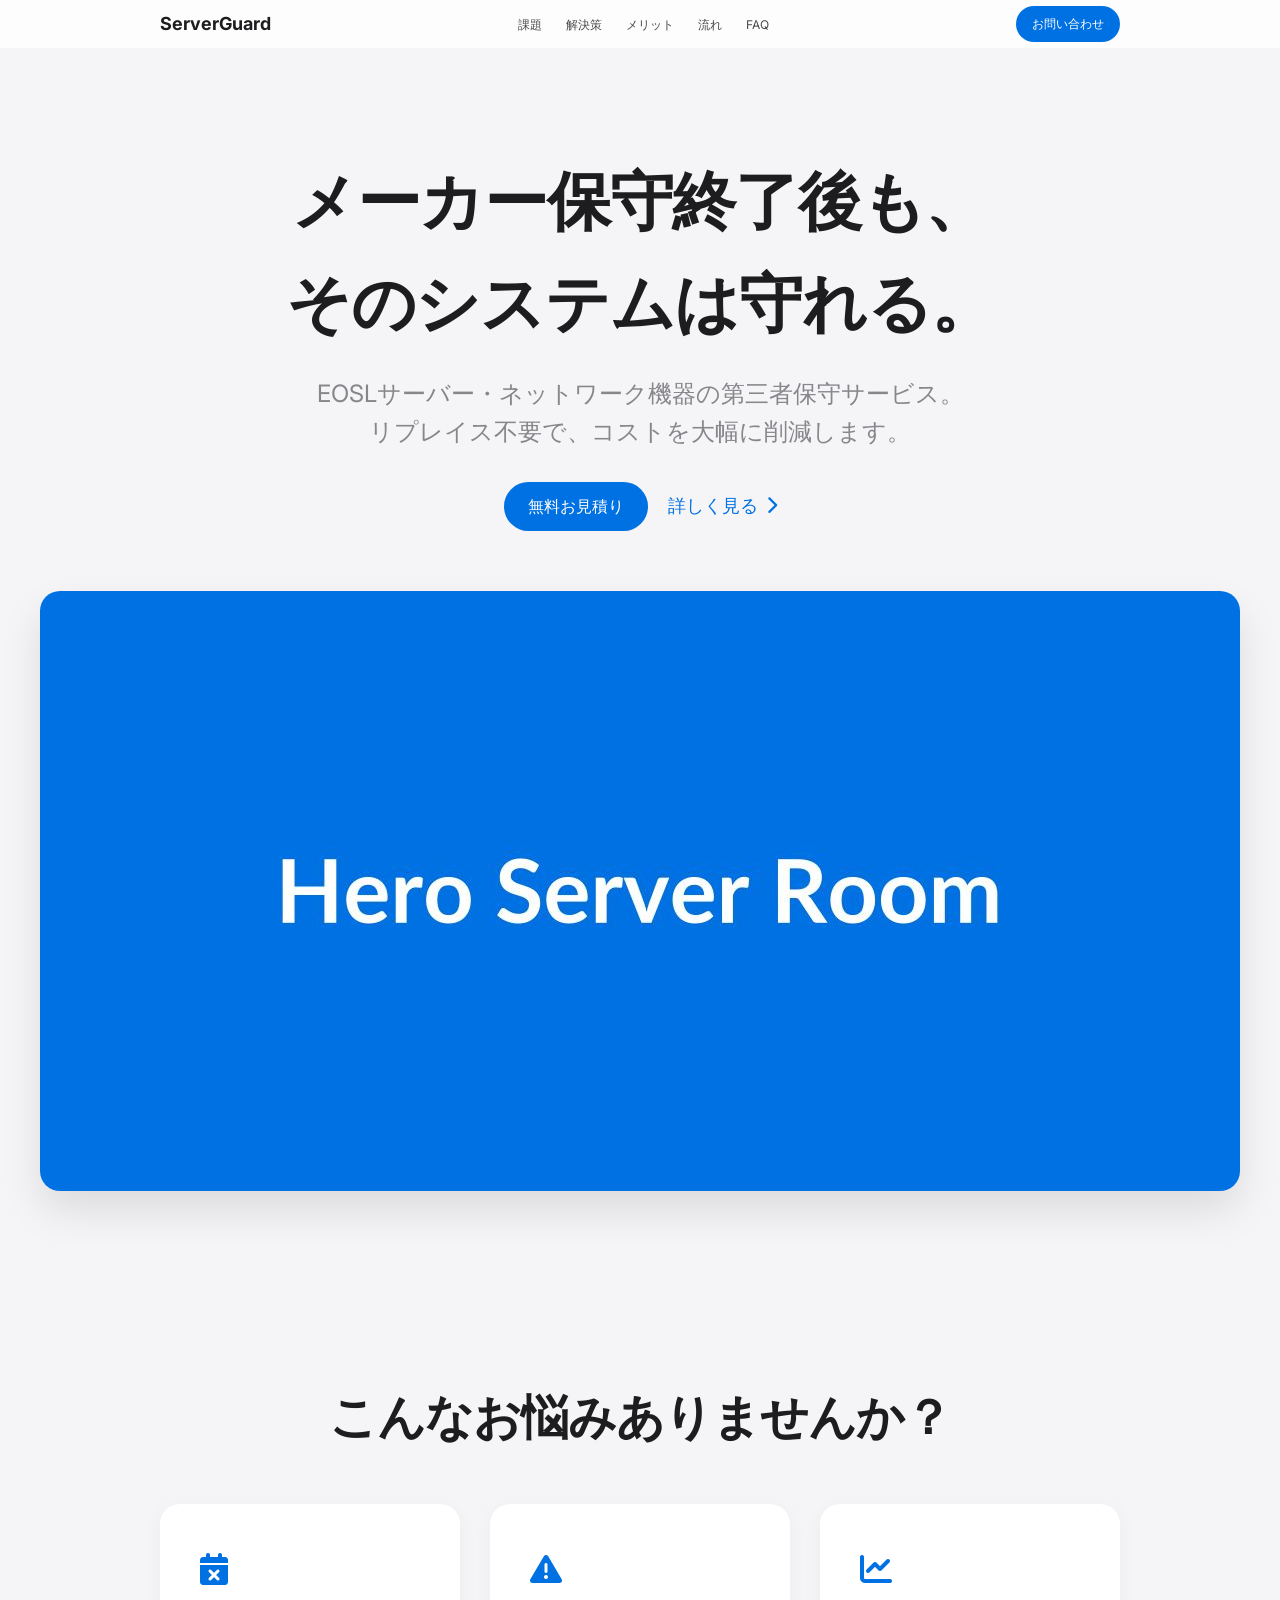
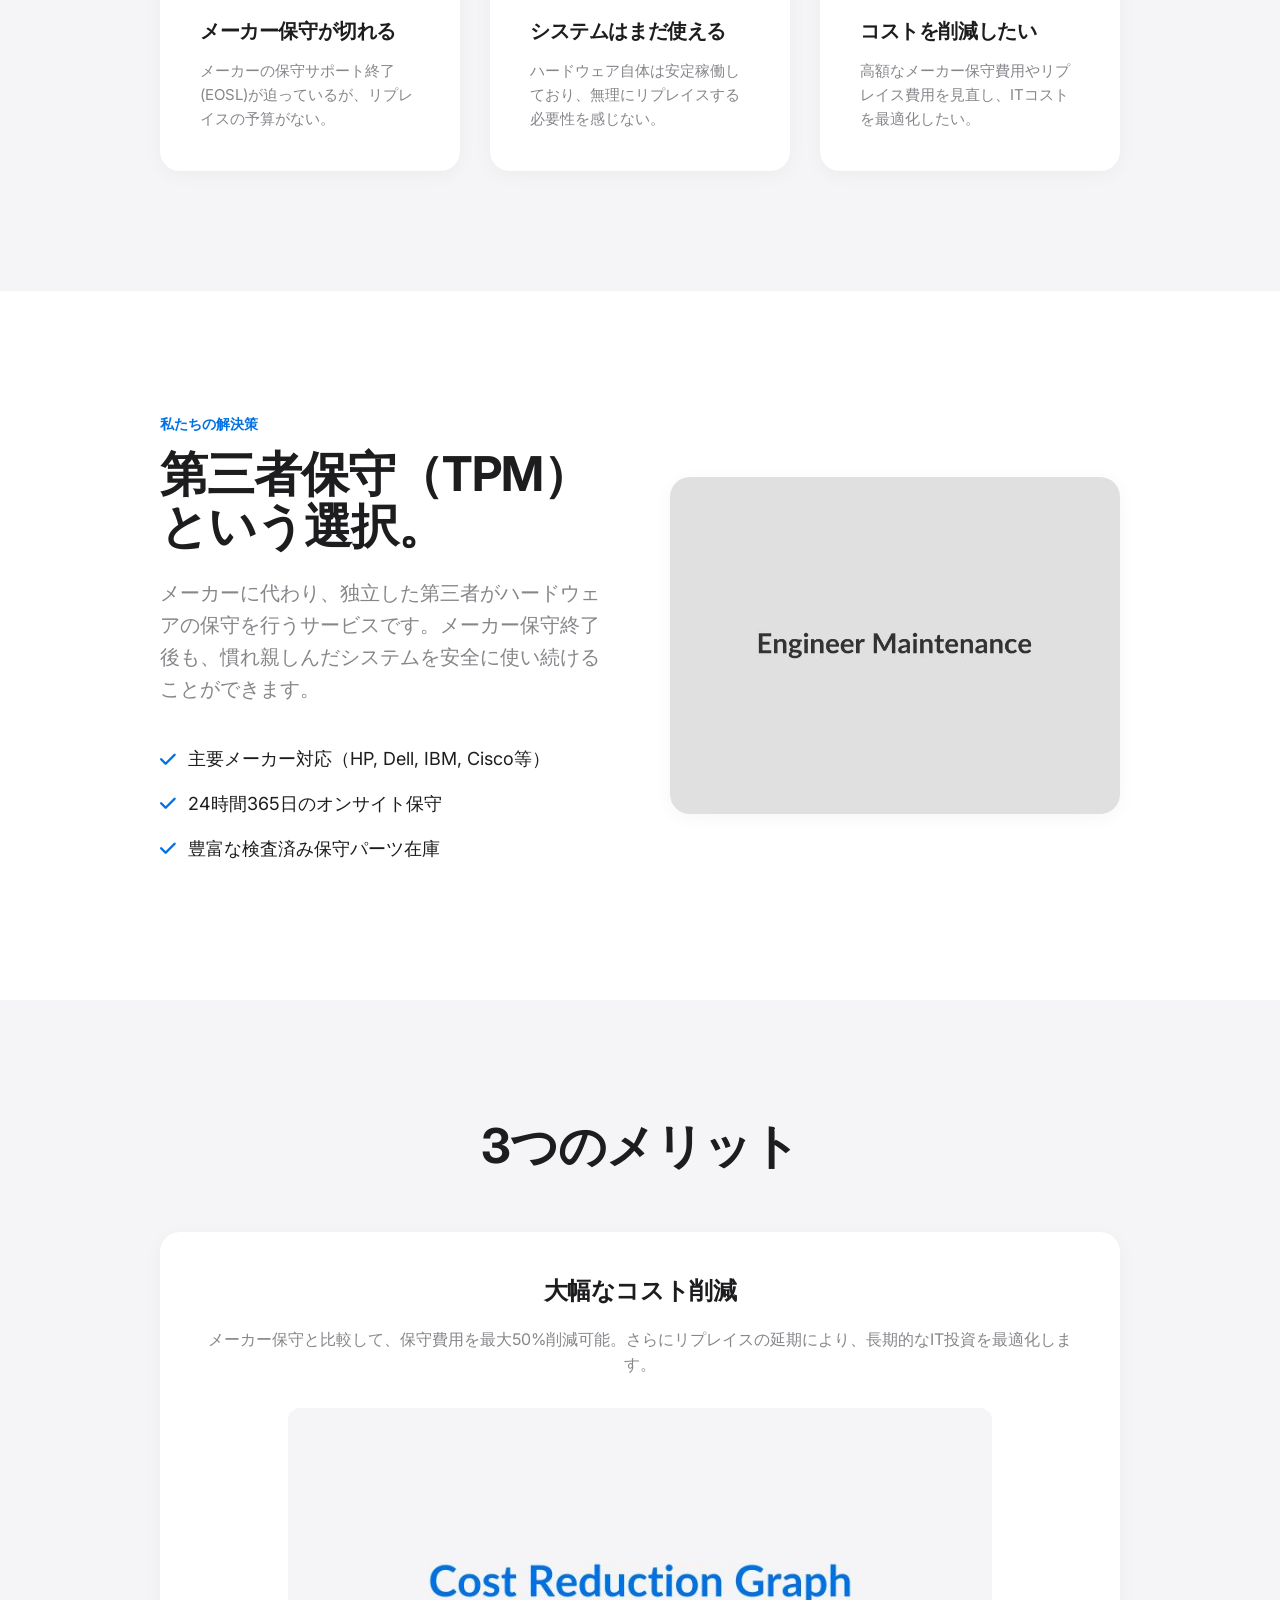
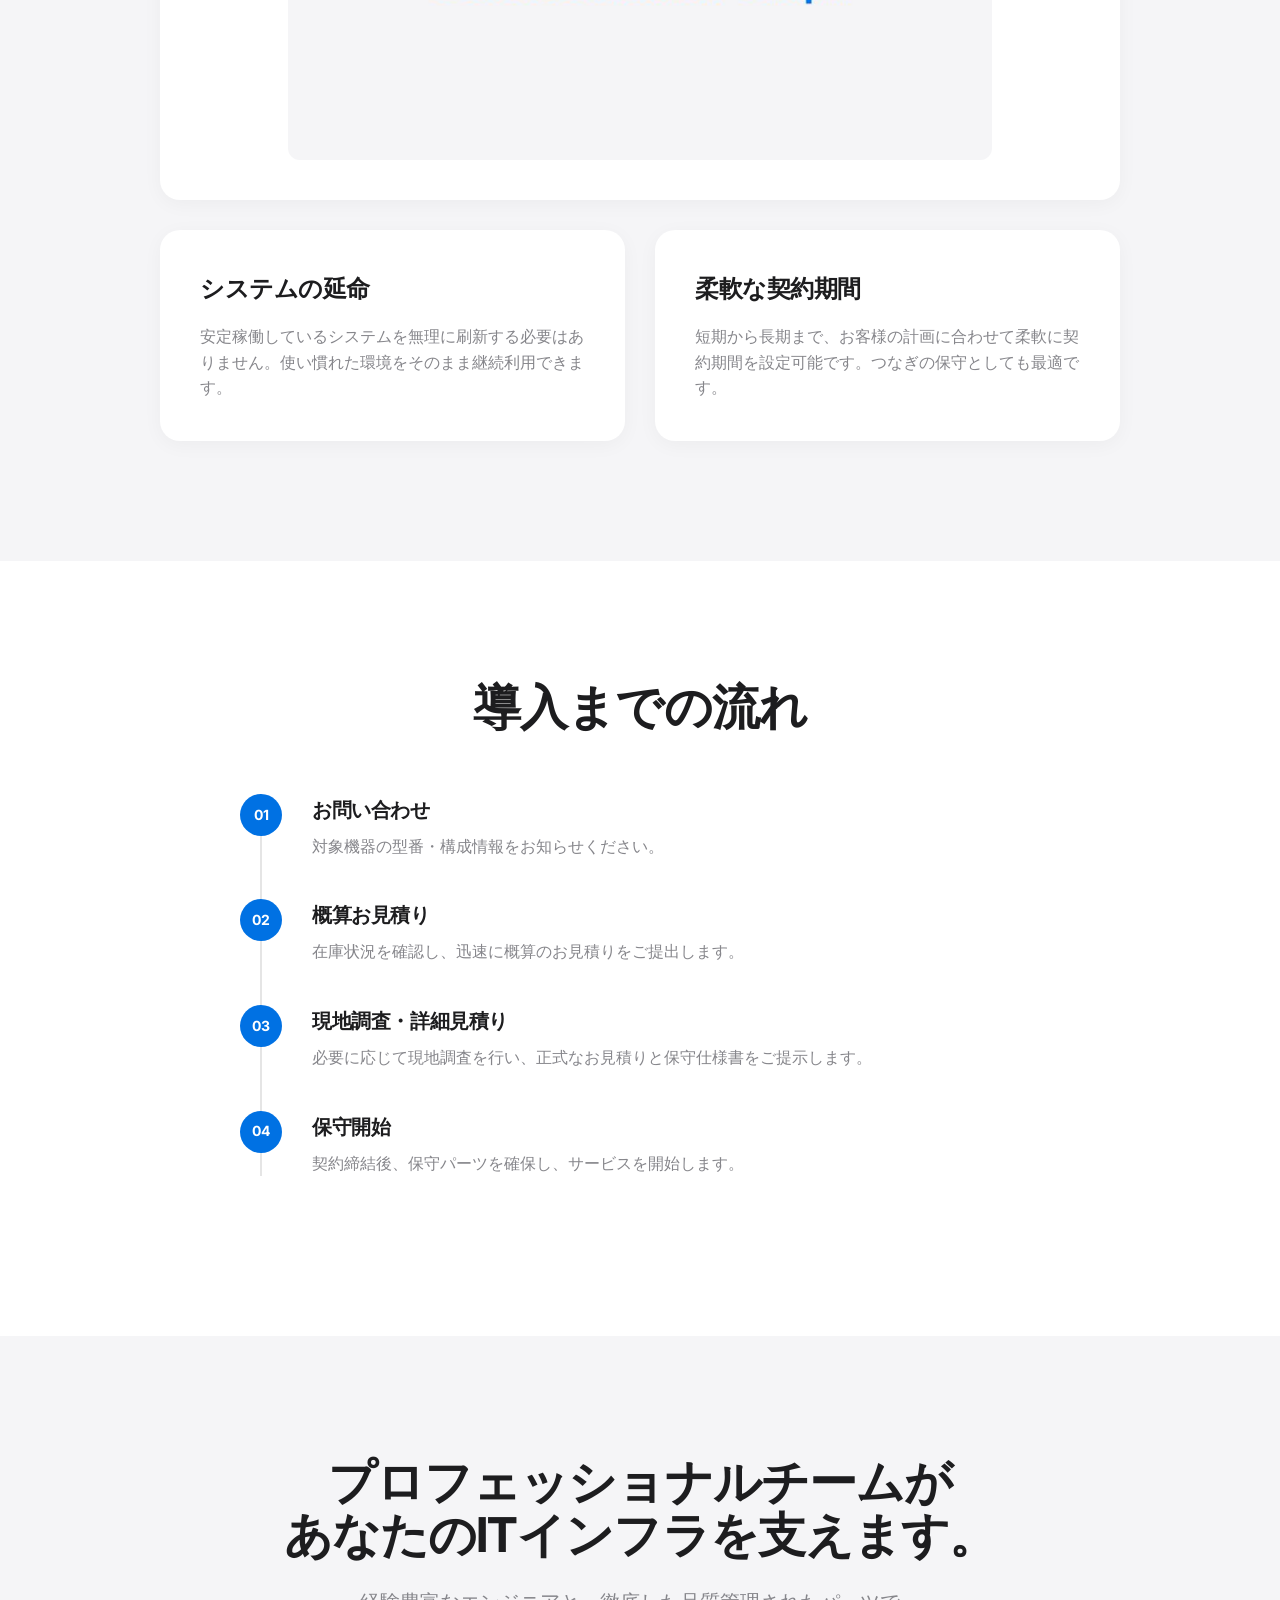
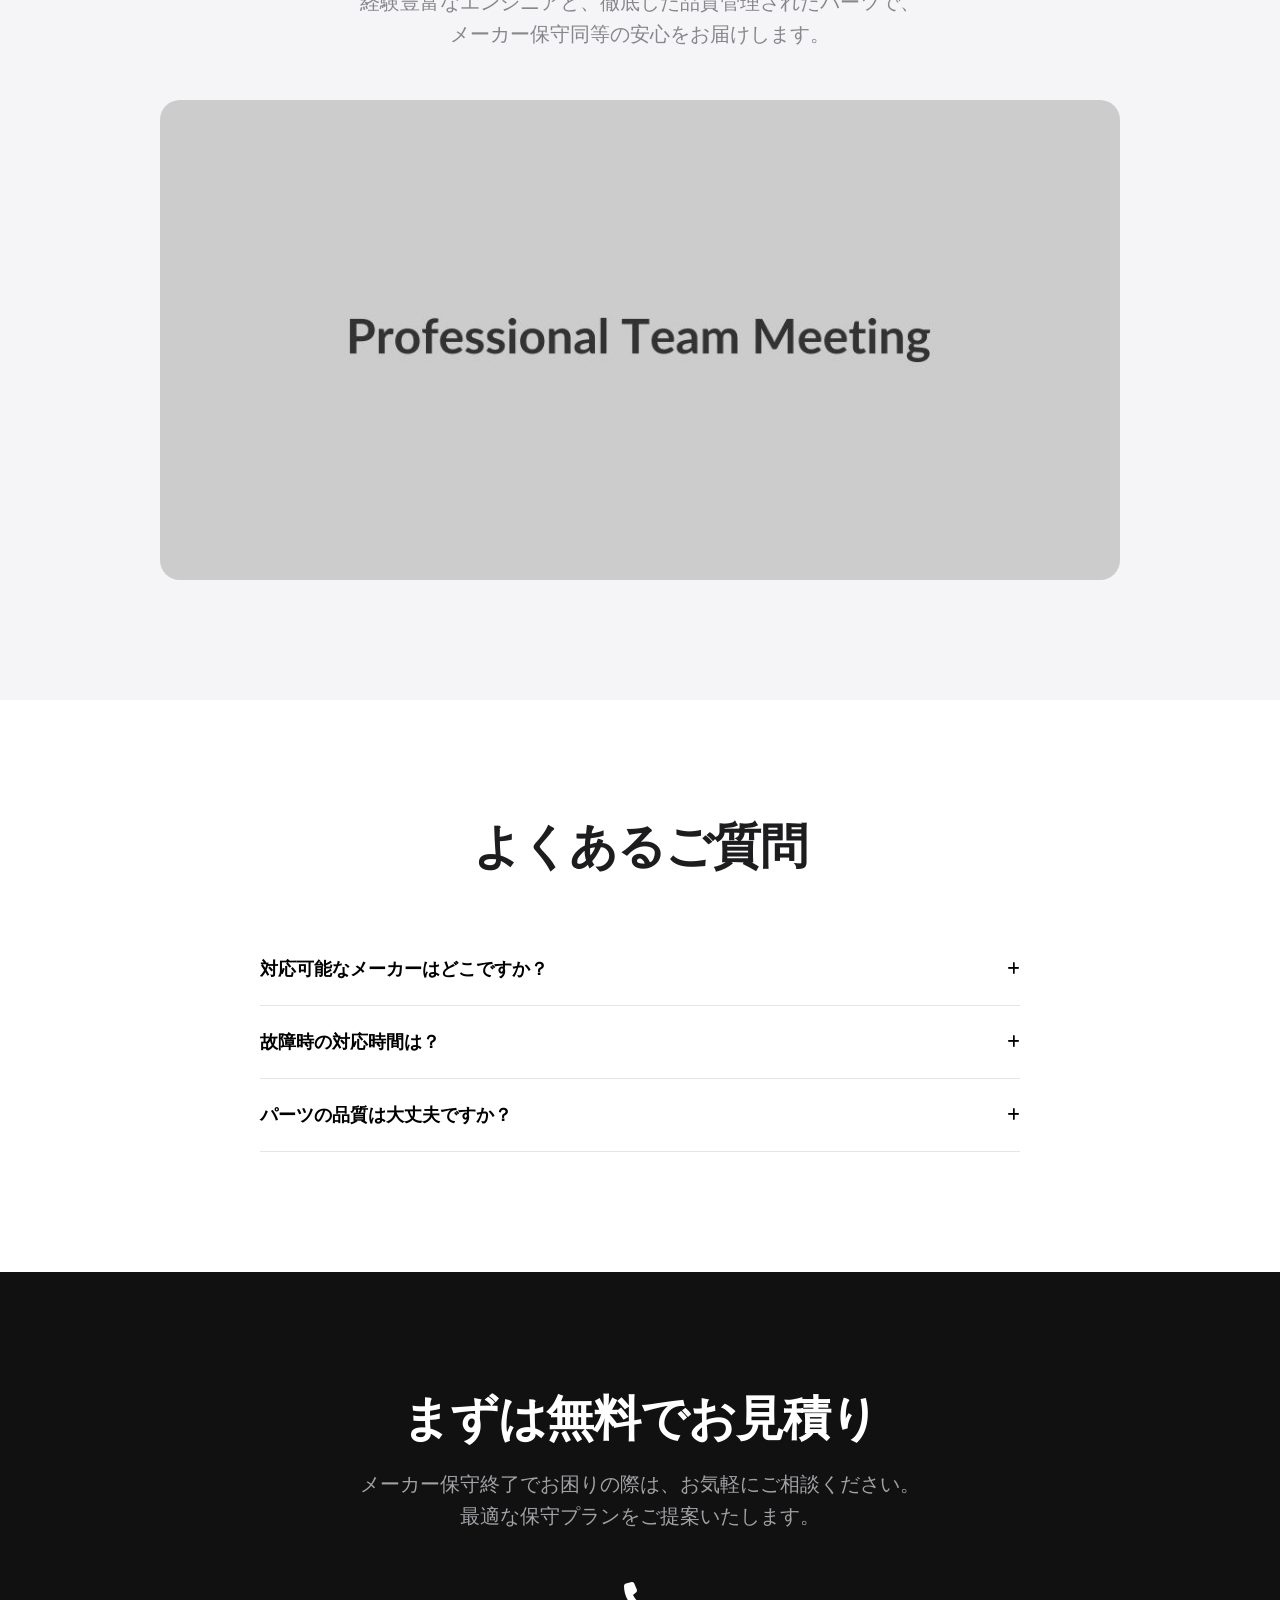
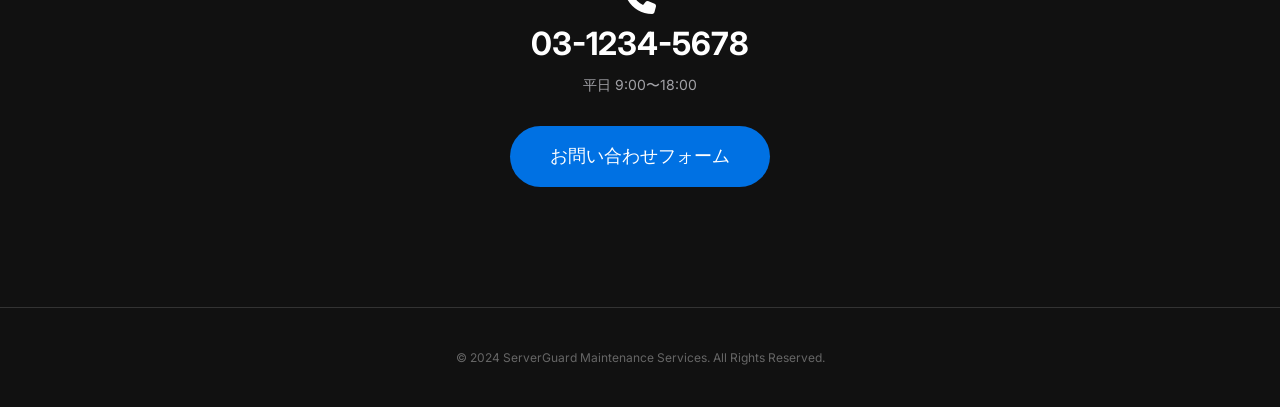
<file: ideas/D/index.html>
<!DOCTYPE html>
<html lang="ja">

<head>
    <meta charset="UTF-8">
    <meta name="viewport" content="width=device-width, initial-scale=1.0">
    <title>EOSL保守サービス | サーバー・ネットワーク機器の第三者保守</title>
    <meta name="description" content="メーカー保証が切れたサーバー・ネットワーク機器の延命なら、第三者保守（TPM）サービスにお任せください。コスト削減とシステムの安定稼働を実現します。">
    <link rel="stylesheet" href="css/style.css">
    <link rel="preconnect" href="https://fonts.googleapis.com">
    <link rel="preconnect" href="https://fonts.gstatic.com" crossorigin>
    <link
        href="https://fonts.googleapis.com/css2?family=Inter:wght@400;500;700&family=Noto+Sans+JP:wght@400;500;700&display=swap"
        rel="stylesheet">
    <link rel="stylesheet" href="https://cdnjs.cloudflare.com/ajax/libs/font-awesome/6.4.0/css/all.min.css">
</head>

<body>

    <!-- Header -->
    <header class="header">
        <div class="header-container">
            <div class="logo">ServerGuard</div>
            <nav class="nav">
                <ul>
                    <li><a href="#problem">課題</a></li>
                    <li><a href="#solution">解決策</a></li>
                    <li><a href="#benefits">メリット</a></li>
                    <li><a href="#flow">流れ</a></li>
                    <li><a href="#faq">FAQ</a></li>
                </ul>
            </nav>
            <a href="#contact" class="btn btn-primary btn-sm">お問い合わせ</a>
        </div>
    </header>

    <!-- Hero Section -->
    <section class="hero">
        <div class="hero-content">
            <h1 class="hero-title fade-in">メーカー保守終了後も、<br>そのシステムは守れる。</h1>
            <p class="hero-subtitle fade-in delay-1">EOSLサーバー・ネットワーク機器の第三者保守サービス。<br>リプレイス不要で、コストを大幅に削減します。</p>
            <div class="hero-cta fade-in delay-2">
                <a href="#contact" class="btn btn-primary">無料お見積り</a>
                <a href="#solution" class="link-arrow">詳しく見る <i class="fa-solid fa-chevron-right"></i></a>
            </div>
        </div>
        <div class="hero-image-container fade-in delay-3">
            <img src="assets/images/hero_server_room.jpg" alt="Modern Server Room" class="hero-image">
        </div>
    </section>

    <!-- Problem Section -->
    <section id="problem" class="section bg-light">
        <div class="container text-center">
            <h2 class="section-title fade-in">こんなお悩みありませんか？</h2>
            <div class="problem-grid">
                <div class="benefit-card fade-in">
                    <div class="icon-circle"><i class="fa-solid fa-calendar-xmark"></i></div>
                    <h3>メーカー保守が切れる</h3>
                    <p>メーカーの保守サポート終了(EOSL)が迫っているが、リプレイスの予算がない。</p>
                </div>
                <div class="benefit-card fade-in delay-1">
                    <div class="icon-circle"><i class="fa-solid fa-triangle-exclamation"></i></div>
                    <h3>システムはまだ使える</h3>
                    <p>ハードウェア自体は安定稼働しており、無理にリプレイスする必要性を感じない。</p>
                </div>
                <div class="benefit-card fade-in delay-2">
                    <div class="icon-circle"><i class="fa-solid fa-chart-line"></i></div>
                    <h3>コストを削減したい</h3>
                    <p>高額なメーカー保守費用やリプレイス費用を見直し、ITコストを最適化したい。</p>
                </div>
            </div>
        </div>
    </section>

    <!-- Solution Section -->
    <section id="solution" class="section bg-white">
        <div class="container">
            <div class="split-layout">
                <div class="split-content fade-in">
                    <span class="tag">私たちの解決策</span>
                    <h2 class="section-title text-left">第三者保守（TPM）という選択。</h2>
                    <p class="section-desc">メーカーに代わり、独立した第三者がハードウェアの保守を行うサービスです。メーカー保守終了後も、慣れ親しんだシステムを安全に使い続けることができます。
                    </p>
                    <ul class="check-list">
                        <li><i class="fa-solid fa-check"></i> 主要メーカー対応（HP, Dell, IBM, Cisco等）</li>
                        <li><i class="fa-solid fa-check"></i> 24時間365日のオンサイト保守</li>
                        <li><i class="fa-solid fa-check"></i> 豊富な検査済み保守パーツ在庫</li>
                    </ul>
                </div>
                <div class="split-image fade-in delay-1">
                    <img src="assets/images/engineer_maintenance.jpg" alt="Engineer maintaining server">
                </div>
            </div>
        </div>
    </section>

    <!-- Benefits Section -->
    <section id="benefits" class="section bg-light">
        <div class="container">
            <h2 class="section-title text-center fade-in">3つのメリット</h2>
            <div class="bento-grid">
                <div class="bento-item large fade-in">
                    <h3>大幅なコスト削減</h3>
                    <p>メーカー保守と比較して、保守費用を最大50%削減可能。さらにリプレイスの延期により、長期的なIT投資を最適化します。</p>
                    <div class="graph-placeholder">
                        <img src="assets/images/cost_reduction_graph.jpg" alt="Cost Reduction Graph">
                    </div>
                </div>
                <div class="bento-item fade-in delay-1">
                    <h3>システムの延命</h3>
                    <p>安定稼働しているシステムを無理に刷新する必要はありません。使い慣れた環境をそのまま継続利用できます。</p>
                </div>
                <div class="bento-item fade-in delay-2">
                    <h3>柔軟な契約期間</h3>
                    <p>短期から長期まで、お客様の計画に合わせて柔軟に契約期間を設定可能です。つなぎの保守としても最適です。</p>
                </div>
            </div>
        </div>
    </section>

    <!-- Flow Section -->
    <section id="flow" class="section bg-white">
        <div class="container">
            <h2 class="section-title text-center fade-in">導入までの流れ</h2>
            <div class="timeline">
                <div class="timeline-item fade-in">
                    <div class="step-number">01</div>
                    <div class="step-content">
                        <h3>お問い合わせ</h3>
                        <p>対象機器の型番・構成情報をお知らせください。</p>
                    </div>
                </div>
                <div class="timeline-item fade-in delay-1">
                    <div class="step-number">02</div>
                    <div class="step-content">
                        <h3>概算お見積り</h3>
                        <p>在庫状況を確認し、迅速に概算のお見積りをご提出します。</p>
                    </div>
                </div>
                <div class="timeline-item fade-in delay-2">
                    <div class="step-number">03</div>
                    <div class="step-content">
                        <h3>現地調査・詳細見積り</h3>
                        <p>必要に応じて現地調査を行い、正式なお見積りと保守仕様書をご提示します。</p>
                    </div>
                </div>
                <div class="timeline-item fade-in delay-3">
                    <div class="step-number">04</div>
                    <div class="step-content">
                        <h3>保守開始</h3>
                        <p>契約締結後、保守パーツを確保し、サービスを開始します。</p>
                    </div>
                </div>
            </div>
        </div>
    </section>

    <!-- Trust Section -->
    <section class="section bg-light">
        <div class="container text-center">
            <h2 class="section-title fade-in">プロフェッショナルチームが<br>あなたのITインフラを支えます。</h2>
            <p class="section-desc fade-in">経験豊富なエンジニアと、徹底した品質管理されたパーツで、<br>メーカー保守同等の安心をお届けします。</p>
            <div class="large-image-container fade-in delay-1">
                <img src="assets/images/team_meeting.jpg" alt="Professional Support Team">
            </div>
        </div>
    </section>

    <!-- FAQ Section -->
    <section id="faq" class="section bg-white">
        <div class="container-narrow">
            <h2 class="section-title text-center fade-in">よくあるご質問</h2>
            <div class="accordion">
                <div class="accordion-item fade-in">
                    <button class="accordion-header">対応可能なメーカーはどこですか？ <i class="fa-solid fa-plus"></i></button>
                    <div class="accordion-content">
                        <p>HPE, Dell, IBM, Cisco, Oracle(Sun), Fujitsu, NECなど、国内・海外主要メーカーに対応しております。詳細はお問い合わせください。</p>
                    </div>
                </div>
                <div class="accordion-item fade-in">
                    <button class="accordion-header">故障時の対応時間は？ <i class="fa-solid fa-plus"></i></button>
                    <div class="accordion-content">
                        <p>24時間365日の受付・駆けつけ対応が可能です。お客様のSLA要件に合わせてプランをご提案いたします（例：4時間駆けつけ、翌営業日対応など）。</p>
                    </div>
                </div>
                <div class="accordion-item fade-in">
                    <button class="accordion-header">パーツの品質は大丈夫ですか？ <i class="fa-solid fa-plus"></i></button>
                    <div class="accordion-content">
                        <p>独自の厳しい検査基準をクリアした再生品（リファビッシュ）を使用します。すべてのパーツは動作確認済みで、初期不良保証も付帯します。</p>
                    </div>
                </div>
            </div>
        </div>
    </section>

    <!-- Contact Section -->
    <section id="contact" class="section bg-dark text-white">
        <div class="container text-center">
            <h2 class="section-title text-white fade-in">まずは無料でお見積り</h2>
            <p class="section-desc text-gray fade-in">メーカー保守終了でお困りの際は、お気軽にご相談ください。<br>最適な保守プランをご提案いたします。</p>
            <div class="contact-box fade-in delay-1">
                <div class="contact-phone">
                    <i class="fa-solid fa-phone"></i>
                    <span>03-1234-5678</span>
                    <small>平日 9:00〜18:00</small>
                </div>
                <a href="#" class="btn btn-primary btn-large">お問い合わせフォーム</a>
            </div>
        </div>
    </section>

    <!-- Footer -->
    <footer class="footer">
        <div class="container text-center">
            <p>&copy; 2024 ServerGuard Maintenance Services. All Rights Reserved.</p>
        </div>
    </footer>

    <script src="js/main.js"></script>
</body>

</html>
</file>
<file: ideas/C/style.css>
/* ========================================
   DESIGN TOKENS (Apple-Inspired)
========================================= */
:root {
    /* Colors — Apple-inspired palette */
    --color-bg: #f5f5f7;
    --color-bg-white: #ffffff;
    --color-bg-dark: #1d1d1f;
    --color-bg-gray: #f5f5f7;
    --color-accent: #0071e3;
    --color-accent-hover: #0077ed;
    --color-text: #1d1d1f;
    --color-text-secondary: #86868b;
    --color-text-white: #f5f5f7;
    --color-border: #d2d2d7;
    --color-border-light: rgba(255, 255, 255, 0.15);

    /* Typography */
    --font-main: 'Noto Sans JP', -apple-system, BlinkMacSystemFont, 'Segoe UI', sans-serif;
    --fs-xs: 0.75rem;
    --fs-sm: 0.875rem;
    --fs-base: 1rem;
    --fs-md: 1.125rem;
    --fs-lg: 1.25rem;
    --fs-xl: 1.5rem;
    --fs-2xl: 2rem;
    --fs-3xl: 2.5rem;
    --fs-4xl: 3.5rem;
    --fs-hero: 4.5rem;

    /* Spacing */
    --sp-xs: 0.5rem;
    --sp-sm: 1rem;
    --sp-md: 1.5rem;
    --sp-lg: 2rem;
    --sp-xl: 3rem;
    --sp-2xl: 4rem;
    --sp-3xl: 6rem;
    --sp-section: 8rem;

    /* Layout */
    --max-width: 1080px;
    --nav-height: 48px;

    /* Effects */
    --radius-sm: 12px;
    --radius-md: 18px;
    --radius-lg: 24px;
    --radius-full: 9999px;
    --shadow-sm: 0 2px 8px rgba(0, 0, 0, 0.08);
    --shadow-md: 0 4px 24px rgba(0, 0, 0, 0.1);
    --shadow-lg: 0 12px 48px rgba(0, 0, 0, 0.15);
    --transition: 0.3s cubic-bezier(0.25, 0.1, 0.25, 1);
    --transition-slow: 0.6s cubic-bezier(0.16, 1, 0.3, 1);
}

/* ========================================
   RESET & BASE
========================================= */
*,
*::before,
*::after {
    margin: 0;
    padding: 0;
    box-sizing: border-box;
}

html {
    scroll-behavior: smooth;
    scroll-padding-top: var(--nav-height);
    font-size: 16px;
}

body {
    font-family: var(--font-main);
    font-weight: 400;
    line-height: 1.8;
    color: var(--color-text);
    background: var(--color-bg);
    -webkit-font-smoothing: antialiased;
    overflow-x: hidden;
}

img {
    max-width: 100%;
    height: auto;
    display: block;
}

a {
    text-decoration: none;
    color: var(--color-accent);
    transition: opacity var(--transition);
}

a:hover {
    opacity: 0.8;
}

ul {
    list-style: none;
}

button {
    border: none;
    background: none;
    cursor: pointer;
    font-family: inherit;
}

.container {
    max-width: var(--max-width);
    margin: 0 auto;
    padding: 0 var(--sp-lg);
}

.pc-br {
    display: inline;
}

/* ========================================
   SECTIONS
========================================= */
.section {
    padding: var(--sp-section) 0;
    position: relative;
}

.section-white {
    background: var(--color-bg-white);
}

.section-gray {
    background: var(--color-bg);
}

.section-dark {
    background: var(--color-bg-dark);
}

/* Section Headers */
.section-header {
    text-align: center;
    margin-bottom: var(--sp-3xl);
}

.section-label {
    font-size: var(--fs-xs);
    font-weight: 700;
    letter-spacing: 0.2em;
    color: var(--color-accent);
    text-transform: uppercase;
    margin-bottom: var(--sp-sm);
}

.section-title {
    font-size: var(--fs-3xl);
    font-weight: 700;
    line-height: 1.3;
    color: var(--color-text);
    letter-spacing: 0.02em;
}

.section-desc {
    font-size: var(--fs-md);
    color: var(--color-text-secondary);
    margin-top: var(--sp-md);
}

.section-header-light .section-title {
    color: var(--color-text-white);
}

.section-header-light .section-label {
    color: #64d2ff;
}

.section-desc-light {
    color: rgba(245, 245, 247, 0.7) !important;
}

/* ========================================
   BUTTONS
========================================= */
.btn {
    display: inline-flex;
    align-items: center;
    justify-content: center;
    gap: var(--sp-xs);
    padding: 0.75rem 1.75rem;
    border-radius: var(--radius-full);
    font-size: var(--fs-base);
    font-weight: 500;
    transition: all var(--transition);
    cursor: pointer;
    white-space: nowrap;
}

.btn-primary {
    background: var(--color-accent);
    color: var(--color-text-white);
}

.btn-primary:hover {
    background: var(--color-accent-hover);
    opacity: 1;
}

.btn-secondary {
    background: transparent;
    color: var(--color-accent);
    border: 2px solid var(--color-accent);
}

.btn-secondary:hover {
    background: var(--color-accent);
    color: var(--color-text-white);
    opacity: 1;
}

.btn-outline {
    border: 2px solid rgba(245, 245, 247, 0.5);
    color: var(--color-text-white);
}

.btn-outline:hover {
    background: rgba(245, 245, 247, 0.15);
    border-color: rgba(245, 245, 247, 0.8);
    opacity: 1;
}

.btn-lg {
    padding: 1rem 2.5rem;
    font-size: var(--fs-md);
}

.btn-full {
    width: 100%;
}

/* ========================================
   NAVIGATION
========================================= */
.nav {
    position: fixed;
    top: 0;
    left: 0;
    right: 0;
    z-index: 1000;
    height: var(--nav-height);
    background: rgba(29, 29, 31, 0.72);
    backdrop-filter: saturate(180%) blur(20px);
    -webkit-backdrop-filter: saturate(180%) blur(20px);
    transition: background var(--transition);
}

.nav-inner {
    max-width: var(--max-width);
    margin: 0 auto;
    padding: 0 var(--sp-lg);
    height: 100%;
    display: flex;
    align-items: center;
    justify-content: space-between;
}

.nav-logo {
    display: flex;
    align-items: center;
    gap: 8px;
    color: var(--color-text-white);
    font-weight: 700;
    font-size: var(--fs-base);
    z-index: 101;
}

.nav-logo i {
    font-size: 1.2rem;
    color: var(--color-accent);
}

.nav-menu {
    display: flex;
}

.nav-list {
    display: flex;
    gap: var(--sp-lg);
}

.nav-link {
    font-size: var(--fs-xs);
    color: rgba(245, 245, 247, 0.8);
    transition: color var(--transition);
    letter-spacing: 0.02em;
}

.nav-link:hover {
    color: var(--color-text-white);
    opacity: 1;
}

.nav-cta {
    font-size: var(--fs-xs);
    color: var(--color-text-white);
    background: var(--color-accent);
    padding: 6px 16px;
    border-radius: var(--radius-full);
    transition: background var(--transition);
}

.nav-cta:hover {
    background: var(--color-accent-hover);
    opacity: 1;
}

.nav-toggle {
    display: none;
    flex-direction: column;
    gap: 4px;
    width: 20px;
    z-index: 101;
}

.nav-toggle span {
    width: 100%;
    height: 1.5px;
    background: var(--color-text-white);
    transition: all var(--transition);
    transform-origin: center;
}

.nav-toggle.active span:nth-child(1) {
    transform: translateY(5.5px) rotate(45deg);
}

.nav-toggle.active span:nth-child(2) {
    opacity: 0;
}

.nav-toggle.active span:nth-child(3) {
    transform: translateY(-5.5px) rotate(-45deg);
}

/* ========================================
   HERO
========================================= */
.hero {
    position: relative;
    min-height: 100vh;
    display: flex;
    align-items: center;
    justify-content: center;
    overflow: hidden;
    background: var(--color-bg-dark);
}

.hero-bg {
    position: absolute;
    inset: 0;
    background-size: cover;
    background-position: center;
    z-index: 0;
}

.hero-overlay {
    position: absolute;
    inset: 0;
    background: linear-gradient(180deg,
            rgba(29, 29, 31, 0.6) 0%,
            rgba(29, 29, 31, 0.4) 50%,
            rgba(29, 29, 31, 0.7) 100%);
    z-index: 1;
}

.hero-content {
    position: relative;
    z-index: 2;
    text-align: center;
    max-width: 820px;
    padding: var(--sp-section) var(--sp-lg);
}

.hero-label {
    font-size: var(--fs-sm);
    font-weight: 500;
    letter-spacing: 0.15em;
    color: #64d2ff;
    margin-bottom: var(--sp-lg);
}

.hero-title {
    font-size: var(--fs-hero);
    font-weight: 900;
    line-height: 1.15;
    color: var(--color-text-white);
    letter-spacing: 0.02em;
    margin-bottom: var(--sp-lg);
}

.hero-subtitle {
    font-size: var(--fs-lg);
    color: rgba(245, 245, 247, 0.7);
    line-height: 1.8;
    margin-bottom: var(--sp-2xl);
    font-weight: 300;
}

.hero-actions {
    display: flex;
    gap: var(--sp-md);
    justify-content: center;
    flex-wrap: wrap;
}

.hero-scroll {
    position: absolute;
    bottom: 2rem;
    left: 50%;
    transform: translateX(-50%);
    z-index: 2;
    display: flex;
    flex-direction: column;
    align-items: center;
    gap: var(--sp-xs);
}

.hero-scroll span {
    font-size: 0.65rem;
    letter-spacing: 0.2em;
    color: rgba(245, 245, 247, 0.4);
    text-transform: uppercase;
}

.hero-scroll-bar {
    width: 1px;
    height: 40px;
    background: linear-gradient(to bottom, rgba(245, 245, 247, 0.4), transparent);
    animation: scrollPulse 2s ease-in-out infinite;
}

@keyframes scrollPulse {

    0%,
    100% {
        opacity: 0.3;
        transform: scaleY(0.5);
    }

    50% {
        opacity: 1;
        transform: scaleY(1);
    }
}

/* ========================================
   PROBLEMS
========================================= */
.problems-grid {
    display: grid;
    grid-template-columns: repeat(3, 1fr);
    gap: var(--sp-lg);
}

.problem-card {
    text-align: center;
    padding: var(--sp-2xl) var(--sp-xl);
    border-radius: var(--radius-md);
    background: var(--color-bg);
    transition: transform var(--transition), box-shadow var(--transition);
}

.problem-card:hover {
    transform: translateY(-4px);
    box-shadow: var(--shadow-md);
}

.problem-icon {
    width: 64px;
    height: 64px;
    margin: 0 auto var(--sp-lg);
    border-radius: 50%;
    background: rgba(0, 113, 227, 0.1);
    display: flex;
    align-items: center;
    justify-content: center;
}

.problem-icon i {
    font-size: 1.5rem;
    color: var(--color-accent);
}

.problem-title {
    font-size: var(--fs-lg);
    font-weight: 700;
    margin-bottom: var(--sp-sm);
    color: var(--color-text);
}

.problem-text {
    font-size: var(--fs-sm);
    color: var(--color-text-secondary);
    line-height: 1.8;
}

/* ========================================
   SERVICE
========================================= */
.service-grid {
    display: grid;
    grid-template-columns: repeat(2, 1fr);
    gap: var(--sp-lg);
}

.service-card {
    border-radius: var(--radius-md);
    overflow: hidden;
    background: rgba(255, 255, 255, 0.05);
    border: 1px solid rgba(255, 255, 255, 0.1);
    transition: transform var(--transition), border-color var(--transition);
}

.service-card:hover {
    transform: translateY(-4px);
    border-color: rgba(255, 255, 255, 0.2);
}

.service-card-img {
    aspect-ratio: 16 / 9;
    background: #2a2a2e;
    background-size: cover;
    background-position: center;
}

.service-card-body {
    padding: var(--sp-xl);
}

.service-card-icon {
    font-size: 1.5rem;
    color: var(--color-accent);
    margin-bottom: var(--sp-sm);
}

.service-card-title {
    font-size: var(--fs-xl);
    font-weight: 700;
    color: var(--color-text-white);
    margin-bottom: var(--sp-sm);
}

.service-card-text {
    font-size: var(--fs-sm);
    color: rgba(245, 245, 247, 0.6);
    line-height: 1.8;
    margin-bottom: var(--sp-md);
}

.service-card-list {
    display: flex;
    flex-direction: column;
    gap: var(--sp-xs);
}

.service-card-list li {
    font-size: var(--fs-sm);
    color: rgba(245, 245, 247, 0.7);
    display: flex;
    align-items: center;
    gap: var(--sp-xs);
}

.service-card-list i {
    color: #30d158;
    font-size: var(--fs-xs);
}

/* ========================================
   REASONS
========================================= */
.reason-block {
    display: grid;
    grid-template-columns: 1fr 1fr;
    gap: var(--sp-3xl);
    align-items: center;
    margin-bottom: var(--sp-3xl);
}

.reason-block:last-of-type {
    margin-bottom: 0;
}

.reason-block-reverse {
    direction: rtl;
}

.reason-block-reverse>* {
    direction: ltr;
}

.reason-img {
    aspect-ratio: 4 / 3;
    border-radius: var(--radius-md);
    background: #d2d2d7;
    background-size: cover;
    background-position: center;
    box-shadow: var(--shadow-md);
}

.reason-num {
    font-size: var(--fs-sm);
    font-weight: 700;
    color: var(--color-accent);
    letter-spacing: 0.1em;
    display: block;
    margin-bottom: var(--sp-sm);
}

.reason-title {
    font-size: var(--fs-2xl);
    font-weight: 700;
    color: var(--color-text);
    margin-bottom: var(--sp-md);
    line-height: 1.3;
}

.reason-text {
    font-size: var(--fs-base);
    color: var(--color-text-secondary);
    line-height: 1.9;
}

/* ========================================
   VENDORS
========================================= */
.vendor-grid {
    display: grid;
    grid-template-columns: repeat(4, 1fr);
    gap: var(--sp-md);
}

.vendor-item {
    display: flex;
    flex-direction: column;
    align-items: center;
    gap: 6px;
    padding: var(--sp-xl) var(--sp-md);
    border-radius: var(--radius-sm);
    background: var(--color-bg);
    transition: transform var(--transition), box-shadow var(--transition);
}

.vendor-item:hover {
    transform: translateY(-2px);
    box-shadow: var(--shadow-sm);
}

.vendor-item i {
    font-size: 1.5rem;
    color: var(--color-text-secondary);
    margin-bottom: var(--sp-xs);
}

.vendor-name {
    font-size: var(--fs-base);
    font-weight: 700;
    color: var(--color-text);
}

.vendor-series {
    font-size: var(--fs-xs);
    color: var(--color-text-secondary);
}

.vendor-note {
    text-align: center;
    margin-top: var(--sp-2xl);
    font-size: var(--fs-sm);
    color: var(--color-text-secondary);
}

/* ========================================
   TRACK RECORD
========================================= */
.track-bg {
    position: absolute;
    inset: 0;
    background-size: cover;
    background-position: center;
    z-index: 0;
}

.track-overlay {
    position: absolute;
    inset: 0;
    background: rgba(29, 29, 31, 0.88);
    z-index: 1;
}

.track-content {
    position: relative;
    z-index: 2;
}

.track-grid {
    display: grid;
    grid-template-columns: repeat(4, 1fr);
    gap: var(--sp-lg);
}

.track-item {
    text-align: center;
    padding: var(--sp-2xl) var(--sp-md);
    border-radius: var(--radius-sm);
    background: rgba(255, 255, 255, 0.05);
    border: 1px solid rgba(255, 255, 255, 0.1);
    backdrop-filter: blur(10px);
}

.track-number {
    display: flex;
    align-items: baseline;
    justify-content: center;
    gap: 4px;
    margin-bottom: var(--sp-sm);
}

.counter {
    font-size: var(--fs-4xl);
    font-weight: 900;
    color: var(--color-text-white);
}

.track-unit {
    font-size: var(--fs-lg);
    font-weight: 700;
    color: #64d2ff;
}

.track-label {
    font-size: var(--fs-sm);
    color: rgba(245, 245, 247, 0.6);
}

/* ========================================
   CASE STUDIES
========================================= */
.case-grid {
    display: grid;
    grid-template-columns: repeat(3, 1fr);
    gap: var(--sp-lg);
}

.case-card {
    border-radius: var(--radius-md);
    overflow: hidden;
    background: var(--color-bg-white);
    box-shadow: var(--shadow-sm);
    transition: transform var(--transition), box-shadow var(--transition);
}

.case-card:hover {
    transform: translateY(-4px);
    box-shadow: var(--shadow-md);
}

.case-card-img {
    aspect-ratio: 16 / 10;
    background: #d2d2d7;
    background-size: cover;
    background-position: center;
}

.case-card-body {
    padding: var(--sp-xl);
}

.case-tag {
    display: inline-block;
    padding: 3px 12px;
    border-radius: var(--radius-full);
    background: rgba(0, 113, 227, 0.1);
    color: var(--color-accent);
    font-size: var(--fs-xs);
    font-weight: 700;
    margin-bottom: var(--sp-sm);
}

.case-title {
    font-size: var(--fs-lg);
    font-weight: 700;
    margin-bottom: var(--sp-sm);
}

.case-text {
    font-size: var(--fs-sm);
    color: var(--color-text-secondary);
    line-height: 1.8;
    margin-bottom: var(--sp-lg);
}

.case-result {
    display: flex;
    gap: var(--sp-lg);
    padding-top: var(--sp-md);
    border-top: 1px solid var(--color-border);
}

.case-result-item {
    display: flex;
    flex-direction: column;
}

.case-result-num {
    font-size: var(--fs-2xl);
    font-weight: 900;
    color: var(--color-accent);
    line-height: 1.2;
}

.case-result-label {
    font-size: var(--fs-xs);
    color: var(--color-text-secondary);
}

/* ========================================
   PRICING
========================================= */
.pricing-grid {
    display: grid;
    grid-template-columns: repeat(3, 1fr);
    gap: var(--sp-lg);
    align-items: start;
}

.pricing-card {
    border-radius: var(--radius-md);
    overflow: hidden;
    background: var(--color-bg);
    border: 1px solid var(--color-border);
    transition: transform var(--transition), box-shadow var(--transition);
    position: relative;
}

.pricing-card:hover {
    transform: translateY(-4px);
    box-shadow: var(--shadow-md);
}

.pricing-card-popular {
    border-color: var(--color-accent);
    box-shadow: 0 0 0 1px var(--color-accent);
    transform: scale(1.03);
}

.pricing-card-popular:hover {
    transform: scale(1.03) translateY(-4px);
}

.pricing-badge {
    position: absolute;
    top: 0;
    left: 50%;
    transform: translateX(-50%);
    padding: 4px 20px;
    background: var(--color-accent);
    color: var(--color-text-white);
    font-size: var(--fs-xs);
    font-weight: 700;
    border-radius: 0 0 var(--radius-sm) var(--radius-sm);
}

.pricing-card-header {
    padding: var(--sp-2xl) var(--sp-xl) var(--sp-lg);
    text-align: center;
}

.pricing-plan {
    font-size: var(--fs-xl);
    font-weight: 700;
    color: var(--color-text);
    margin-bottom: var(--sp-xs);
}

.pricing-desc {
    font-size: var(--fs-sm);
    color: var(--color-text-secondary);
}

.pricing-card-body {
    padding: 0 var(--sp-xl) var(--sp-2xl);
}

.pricing-price {
    text-align: center;
    margin-bottom: var(--sp-xl);
}

.pricing-currency {
    font-size: var(--fs-base);
    color: var(--color-text-secondary);
}

.pricing-amount {
    font-size: var(--fs-2xl);
    font-weight: 900;
    color: var(--color-text);
}

.pricing-features {
    display: flex;
    flex-direction: column;
    gap: var(--sp-sm);
    margin-bottom: var(--sp-xl);
}

.pricing-features li {
    font-size: var(--fs-sm);
    color: var(--color-text);
    display: flex;
    align-items: center;
    gap: var(--sp-sm);
}

.pricing-features li i.fa-check {
    color: #30d158;
}

.pricing-features li i.fa-times {
    color: var(--color-text-secondary);
}

.pricing-feature-disabled {
    color: var(--color-text-secondary) !important;
}

/* ========================================
   FLOW
========================================= */
.flow-timeline {
    max-width: 700px;
    margin: 0 auto;
    position: relative;
}

.flow-timeline::before {
    content: '';
    position: absolute;
    left: 28px;
    top: 0;
    bottom: 0;
    width: 2px;
    background: linear-gradient(to bottom, var(--color-accent), rgba(0, 113, 227, 0.2));
}

.flow-step {
    display: flex;
    gap: var(--sp-xl);
    padding-bottom: var(--sp-2xl);
    position: relative;
}

.flow-step:last-child {
    padding-bottom: 0;
}

.flow-step-num {
    flex-shrink: 0;
    width: 56px;
    height: 56px;
    border-radius: 50%;
    background: var(--color-accent);
    color: var(--color-text-white);
    font-size: var(--fs-lg);
    font-weight: 900;
    display: flex;
    align-items: center;
    justify-content: center;
    position: relative;
    z-index: 1;
    box-shadow: 0 4px 16px rgba(0, 113, 227, 0.3);
}

.flow-step-body {
    flex: 1;
    padding-top: var(--sp-sm);
}

.flow-step-title {
    font-size: var(--fs-lg);
    font-weight: 700;
    color: var(--color-text);
    margin-bottom: var(--sp-xs);
    display: flex;
    align-items: center;
    gap: var(--sp-sm);
}

.flow-step-title i {
    color: var(--color-accent);
    font-size: var(--fs-base);
}

.flow-step-text {
    font-size: var(--fs-sm);
    color: var(--color-text-secondary);
    line-height: 1.8;
}

/* ========================================
   FAQ
========================================= */
.faq-list {
    max-width: 760px;
    margin: 0 auto;
    display: flex;
    flex-direction: column;
    gap: var(--sp-sm);
}

.faq-item {
    border: 1px solid var(--color-border);
    border-radius: var(--radius-sm);
    overflow: hidden;
    transition: border-color var(--transition), box-shadow var(--transition);
    background: var(--color-bg-white);
}

.faq-item:hover {
    border-color: rgba(0, 113, 227, 0.3);
}

.faq-item.active {
    border-color: var(--color-accent);
    box-shadow: var(--shadow-sm);
}

.faq-question {
    width: 100%;
    display: flex;
    align-items: center;
    justify-content: space-between;
    gap: var(--sp-md);
    padding: var(--sp-lg) var(--sp-xl);
    font-size: var(--fs-base);
    font-weight: 600;
    color: var(--color-text);
    text-align: left;
    transition: color var(--transition);
}

.faq-question:hover {
    color: var(--color-accent);
}

.faq-icon {
    color: var(--color-accent);
    font-size: var(--fs-sm);
    transition: transform var(--transition);
}

.faq-item.active .faq-icon {
    transform: rotate(45deg);
}

.faq-answer {
    max-height: 0;
    overflow: hidden;
    transition: max-height var(--transition-slow);
}

.faq-answer p {
    padding: 0 var(--sp-xl) var(--sp-xl);
    font-size: var(--fs-sm);
    color: var(--color-text-secondary);
    line-height: 1.9;
}

/* ========================================
   CONTACT
========================================= */
.contact-section {
    padding: var(--sp-section) 0;
    overflow: hidden;
}

.contact-bg {
    position: absolute;
    inset: 0;
    background-size: cover;
    background-position: center;
    z-index: 0;
}

.contact-overlay {
    position: absolute;
    inset: 0;
    background: rgba(29, 29, 31, 0.92);
    z-index: 1;
}

.contact-content {
    position: relative;
    z-index: 2;
}

.contact-actions {
    text-align: center;
    max-width: 560px;
    margin: 0 auto;
    display: flex;
    flex-direction: column;
    gap: var(--sp-xl);
    align-items: center;
}

.contact-phone {
    display: inline-flex;
    align-items: center;
    gap: var(--sp-md);
    padding: var(--sp-lg) var(--sp-2xl);
    border-radius: var(--radius-sm);
    background: rgba(255, 255, 255, 0.05);
    border: 1px solid rgba(255, 255, 255, 0.1);
    color: var(--color-text-white);
}

.contact-phone i {
    font-size: 1.5rem;
    color: #30d158;
}

.contact-phone-label {
    display: block;
    font-size: var(--fs-xs);
    color: rgba(245, 245, 247, 0.5);
}

.contact-phone-num {
    display: block;
    font-size: var(--fs-2xl);
    font-weight: 900;
    letter-spacing: 0.05em;
}

.contact-btns {
    display: flex;
    gap: var(--sp-md);
    width: 100%;
}

/* ========================================
   FOOTER
========================================= */
.footer {
    background: var(--color-bg-dark);
    padding: var(--sp-3xl) 0 var(--sp-lg);
}

.footer-top {
    display: flex;
    gap: var(--sp-3xl);
    padding-bottom: var(--sp-3xl);
    border-bottom: 1px solid rgba(255, 255, 255, 0.1);
}

.footer-brand {
    flex: 1;
    max-width: 320px;
}

.footer-logo {
    display: flex;
    align-items: center;
    gap: 8px;
    color: var(--color-text-white);
    font-weight: 700;
    margin-bottom: var(--sp-md);
}

.footer-logo i {
    color: var(--color-accent);
}

.footer-desc {
    font-size: var(--fs-xs);
    color: rgba(245, 245, 247, 0.4);
    line-height: 1.8;
}

.footer-links {
    flex: 1;
    display: flex;
    gap: var(--sp-2xl);
}

.footer-col h4 {
    font-size: var(--fs-xs);
    font-weight: 700;
    color: var(--color-text-white);
    margin-bottom: var(--sp-md);
}

.footer-col ul {
    display: flex;
    flex-direction: column;
    gap: var(--sp-sm);
}

.footer-col li,
.footer-col a {
    font-size: var(--fs-xs);
    color: rgba(245, 245, 247, 0.4);
}

.footer-col a:hover {
    color: var(--color-text-white);
    opacity: 1;
}

.footer-bottom {
    padding-top: var(--sp-lg);
    text-align: center;
}

.footer-bottom p {
    font-size: var(--fs-xs);
    color: rgba(245, 245, 247, 0.25);
}

/* ========================================
   ANIMATIONS
========================================= */
@keyframes fadeUp {
    from {
        opacity: 0;
        transform: translateY(30px);
    }

    to {
        opacity: 1;
        transform: translateY(0);
    }
}

.fade-in {
    animation: fadeUp 0.8s cubic-bezier(0.16, 1, 0.3, 1) forwards;
    opacity: 0;
}

.fade-in:nth-child(2) {
    animation-delay: 0.15s;
}

.fade-in:nth-child(3) {
    animation-delay: 0.3s;
}

.fade-in:nth-child(4) {
    animation-delay: 0.45s;
}

.animate-on-scroll {
    opacity: 0;
    transform: translateY(30px);
    transition: opacity 0.7s cubic-bezier(0.16, 1, 0.3, 1),
        transform 0.7s cubic-bezier(0.16, 1, 0.3, 1);
}

.animate-on-scroll.visible {
    opacity: 1;
    transform: translateY(0);
}

/* ========================================
   RESPONSIVE
========================================= */
@media (max-width: 1024px) {
    :root {
        --fs-hero: 3rem;
        --fs-3xl: 2rem;
        --sp-section: 6rem;
    }

    .reason-block {
        grid-template-columns: 1fr;
        gap: var(--sp-xl);
    }

    .reason-block-reverse {
        direction: ltr;
    }

    .service-grid {
        grid-template-columns: 1fr 1fr;
    }

    .track-grid {
        grid-template-columns: repeat(2, 1fr);
    }

    .case-grid {
        grid-template-columns: 1fr 1fr;
    }

    .case-grid .case-card:last-child {
        grid-column: span 2;
        max-width: 50%;
        margin: 0 auto;
    }
}

@media (max-width: 768px) {
    :root {
        --fs-hero: 2.25rem;
        --fs-3xl: 1.75rem;
        --fs-2xl: 1.5rem;
        --sp-section: 4.5rem;
        --nav-height: 44px;
    }

    .pc-br {
        display: none;
    }

    .nav-menu {
        position: fixed;
        inset: 0;
        background: rgba(29, 29, 31, 0.97);
        backdrop-filter: blur(20px);
        display: flex;
        align-items: center;
        justify-content: center;
        opacity: 0;
        pointer-events: none;
        transition: opacity var(--transition);
        z-index: 100;
    }

    .nav-menu.active {
        opacity: 1;
        pointer-events: all;
    }

    .nav-list {
        flex-direction: column;
        align-items: center;
        gap: var(--sp-xl);
    }

    .nav-link {
        font-size: var(--fs-xl);
    }

    .nav-cta {
        display: none;
    }

    .nav-toggle {
        display: flex;
    }

    .hero-actions {
        flex-direction: column;
        align-items: center;
    }

    .hero-actions .btn {
        width: 100%;
        max-width: 300px;
    }

    .problems-grid {
        grid-template-columns: 1fr;
    }

    .service-grid {
        grid-template-columns: 1fr;
    }

    .track-grid {
        grid-template-columns: 1fr 1fr;
        gap: var(--sp-md);
    }

    .counter {
        font-size: var(--fs-2xl);
    }

    .vendor-grid {
        grid-template-columns: 1fr 1fr;
    }

    .case-grid {
        grid-template-columns: 1fr;
    }

    .case-grid .case-card:last-child {
        grid-column: span 1;
        max-width: 100%;
    }

    .pricing-grid {
        grid-template-columns: 1fr;
    }

    .pricing-card-popular {
        transform: none;
    }

    .pricing-card-popular:hover {
        transform: translateY(-4px);
    }

    .contact-btns {
        flex-direction: column;
    }

    .footer-top {
        flex-direction: column;
        gap: var(--sp-2xl);
    }

    .footer-links {
        flex-direction: column;
        gap: var(--sp-xl);
    }
}

@media (max-width: 480px) {
    :root {
        --fs-hero: 1.875rem;
        --sp-section: 3.5rem;
    }

    .container {
        padding: 0 var(--sp-md);
    }
}
</file>
<file: ideas/D/css/style.css>
/* Global Reset & Base Styles */
:root {
    --bg-color: #f5f5f7;
    --text-color: #1d1d1f;
    --heading-color: #1d1d1f;
    --accent-color: #0071e3;
    --accent-hover: #0077ed;
    --white: #ffffff;
    --gray-light: #f5f5f7;
    --gray-medium: #86868b;
    --gray-dark: #333333;
    --radius-large: 20px;
    --radius-medium: 12px;
    --shadow-soft: 0 4px 20px rgba(0, 0, 0, 0.04);
}

* {
    margin: 0;
    padding: 0;
    box-sizing: border-box;
}

body {
    font-family: "SF Pro Text", "SF Pro Icons", "Inter", "Helvetica Neue", Helvetica, Arial, sans-serif;
    color: var(--text-color);
    background-color: var(--bg-color);
    line-height: 1.6;
    -webkit-font-smoothing: antialiased;
}

a {
    text-decoration: none;
    color: inherit;
    transition: color 0.3s ease;
}

ul {
    list-style: none;
}

img {
    max-width: 100%;
    height: auto;
    display: block;
}

/* Typography */
h1,
h2,
h3 {
    font-weight: 700;
    letter-spacing: -0.02em;
    color: var(--heading-color);
}

.section-title {
    font-size: 48px;
    margin-bottom: 24px;
    line-height: 1.1;
}

.section-desc {
    font-size: 20px;
    color: var(--gray-medium);
    margin-bottom: 40px;
    max-width: 800px;
    margin-left: auto;
    margin-right: auto;
}

.text-center {
    text-align: center;
}

.text-left {
    text-align: left;
}

.text-white {
    color: var(--white);
}

.text-gray {
    color: #a1a1a6;
}

/* Buttons */
.btn {
    display: inline-block;
    padding: 12px 24px;
    border-radius: 980px;
    font-size: 16px;
    font-weight: 500;
    transition: all 0.3s ease;
    cursor: pointer;
}

.btn-primary {
    background-color: var(--accent-color);
    color: var(--white);
    border: none;
}

.btn-primary:hover {
    background-color: var(--accent-hover);
}

.btn-sm {
    padding: 8px 16px;
    font-size: 12px;
}

.btn-large {
    padding: 16px 40px;
    font-size: 18px;
}

.link-arrow {
    color: var(--accent-color);
    font-size: 18px;
    display: inline-flex;
    align-items: center;
    gap: 8px;
    font-weight: 500;
}

.link-arrow:hover {
    text-decoration: underline;
}

/* Header */
.header {
    position: fixed;
    top: 0;
    left: 0;
    width: 100%;
    background-color: rgba(255, 255, 255, 0.8);
    backdrop-filter: saturate(180%) blur(20px);
    z-index: 1000;
    height: 48px;
}

.header-container {
    max-width: 1000px;
    margin: 0 auto;
    display: flex;
    justify-content: space-between;
    align-items: center;
    height: 100%;
    padding: 0 20px;
}

.logo {
    font-weight: 700;
    font-size: 18px;
}

.nav ul {
    display: flex;
    gap: 24px;
}

.nav a {
    font-size: 12px;
    color: var(--text-color);
    opacity: 0.8;
}

.nav a:hover {
    opacity: 1;
}

/* Sections Global */
.section {
    padding: 120px 0;
}

.container {
    max-width: 1000px;
    margin: 0 auto;
    padding: 0 20px;
}

.container-narrow {
    max-width: 800px;
    margin: 0 auto;
    padding: 0 20px;
}

.bg-white {
    background-color: var(--white);
}

.bg-light {
    background-color: var(--bg-color);
}

.bg-dark {
    background-color: #111;
}

/* Hero Section */
.hero {
    padding-top: 150px;
    padding-bottom: 80px;
    text-align: center;
    min-height: 90vh;
    display: flex;
    flex-direction: column;
    justify-content: center;
    overflow: hidden;
}

.hero-title {
    font-size: 64px;
    margin-bottom: 20px;
}

.hero-subtitle {
    font-size: 24px;
    color: var(--gray-medium);
    margin-bottom: 30px;
}

.hero-cta {
    display: flex;
    gap: 20px;
    justify-content: center;
    align-items: center;
    margin-bottom: 60px;
}

.hero-image-container {
    max-width: 1200px;
    margin: 0 auto;
    border-radius: var(--radius-large);
    overflow: hidden;
    box-shadow: 0 20px 40px rgba(0, 0, 0, 0.1);
}

/* Problem Grid */
.problem-grid {
    display: grid;
    grid-template-columns: repeat(3, 1fr);
    gap: 30px;
    margin-top: 60px;
}

.benefit-card {
    background: var(--white);
    padding: 40px;
    border-radius: var(--radius-large);
    text-align: left;
    box-shadow: var(--shadow-soft);
}

.icon-circle {
    font-size: 32px;
    color: var(--accent-color);
    margin-bottom: 20px;
}

.benefit-card h3 {
    font-size: 20px;
    margin-bottom: 12px;
}

.benefit-card p {
    font-size: 15px;
    color: var(--gray-medium);
}

/* Split Layout (Solution) */
.split-layout {
    display: flex;
    align-items: center;
    gap: 60px;
}

.split-content {
    flex: 1;
}

.split-image {
    flex: 1;
    border-radius: var(--radius-large);
    overflow: hidden;
    box-shadow: var(--shadow-soft);
}

.tag {
    display: inline-block;
    color: var(--accent-color);
    font-weight: 600;
    font-size: 14px;
    margin-bottom: 12px;
}

.check-list {
    margin-top: 30px;
}

.check-list li {
    font-size: 18px;
    margin-bottom: 16px;
    display: flex;
    align-items: center;
    gap: 12px;
}

.check-list i {
    color: var(--accent-color);
}

/* Bento Grid (Benefits) */
.bento-grid {
    display: grid;
    grid-template-columns: 1fr 1fr;
    grid-template-rows: auto auto;
    gap: 30px;
    margin-top: 60px;
}

.bento-item {
    background: var(--white);
    padding: 40px;
    border-radius: var(--radius-large);
    box-shadow: var(--shadow-soft);
}

.bento-item.large {
    grid-column: 1 / -1;
    display: flex;
    flex-direction: column;
    align-items: center;
    text-align: center;
}

.bento-item h3 {
    font-size: 24px;
    margin-bottom: 16px;
}

.bento-item p {
    color: var(--gray-medium);
}

.graph-placeholder {
    margin-top: 30px;
    width: 80%;
    border-radius: var(--radius-medium);
    overflow: hidden;
}

/* Timeline (Flow) */
.timeline {
    margin-top: 60px;
    position: relative;
    max-width: 800px;
    margin-left: auto;
    margin-right: auto;
}

.timeline::before {
    content: '';
    position: absolute;
    left: 20px;
    top: 0;
    bottom: 0;
    width: 2px;
    background: #e5e5e5;
}

.timeline-item {
    display: flex;
    gap: 30px;
    margin-bottom: 40px;
    position: relative;
}

.step-number {
    width: 42px;
    height: 42px;
    background: var(--accent-color);
    color: var(--white);
    border-radius: 50%;
    display: flex;
    justify-content: center;
    align-items: center;
    font-weight: bold;
    font-size: 14px;
    z-index: 1;
    flex-shrink: 0;
}

.step-content h3 {
    font-size: 20px;
    margin-bottom: 8px;
}

.step-content p {
    color: var(--gray-medium);
}

/* Trust Image */
.large-image-container {
    margin-top: 50px;
    border-radius: var(--radius-large);
    overflow: hidden;
    max-width: 1000px;
    margin-left: auto;
    margin-right: auto;
}

/* FAQ Accordion */
.accordion {
    margin-top: 60px;
}

.accordion-item {
    border-bottom: 1px solid #e5e5e5;
}

.accordion-header {
    width: 100%;
    text-align: left;
    padding: 24px 0;
    background: none;
    border: none;
    font-size: 18px;
    font-weight: 600;
    cursor: pointer;
    display: flex;
    justify-content: space-between;
    align-items: center;
}

.accordion-content {
    max-height: 0;
    overflow: hidden;
    transition: max-height 0.3s ease;
}

.accordion-content p {
    padding-bottom: 24px;
    color: var(--gray-medium);
}

.accordion-header i {
    font-size: 14px;
    transition: transform 0.3s ease;
}

.accordion-item.active .accordion-header i {
    transform: rotate(45deg);
}

.accordion-item.active .accordion-content {
    max-height: 200px;
}

/* Contact */
.contact-box {
    margin-top: 50px;
    display: flex;
    flex-direction: column;
    align-items: center;
    gap: 30px;
}

.contact-phone {
    font-size: 32px;
    font-weight: 700;
    display: flex;
    flex-direction: column;
    align-items: center;
    gap: 4px;
}

.contact-phone small {
    font-size: 14px;
    font-weight: 400;
    color: #a1a1a6;
}

/* Footer */
.footer {
    padding: 40px 0;
    background: #111;
    color: #666;
    font-size: 12px;
    border-top: 1px solid #333;
}

/* Animations */
.fade-in {
    opacity: 0;
    transform: translateY(30px);
    transition: opacity 1s cubic-bezier(0.165, 0.84, 0.44, 1), transform 1s cubic-bezier(0.165, 0.84, 0.44, 1);
}

.fade-in.visible {
    opacity: 1;
    transform: translateY(0);
}

.delay-1 {
    transition-delay: 0.1s;
}

.delay-2 {
    transition-delay: 0.2s;
}

.delay-3 {
    transition-delay: 0.3s;
}

/* Responsive */
@media (max-width: 768px) {
    .section-title {
        font-size: 36px;
    }

    .hero-title {
        font-size: 40px;
    }

    .problem-grid,
    .bento-grid {
        grid-template-columns: 1fr;
    }

    .split-layout {
        flex-direction: column;
        gap: 40px;
    }

    .header-container {
        padding: 0 16px;
    }

    .nav {
        display: none;
    }

    /* Mobile menu simplified/hidden for now */

    .timeline::before {
        left: 19px;
    }

    .timeline-item {
        gap: 20px;
    }
}
</file>
